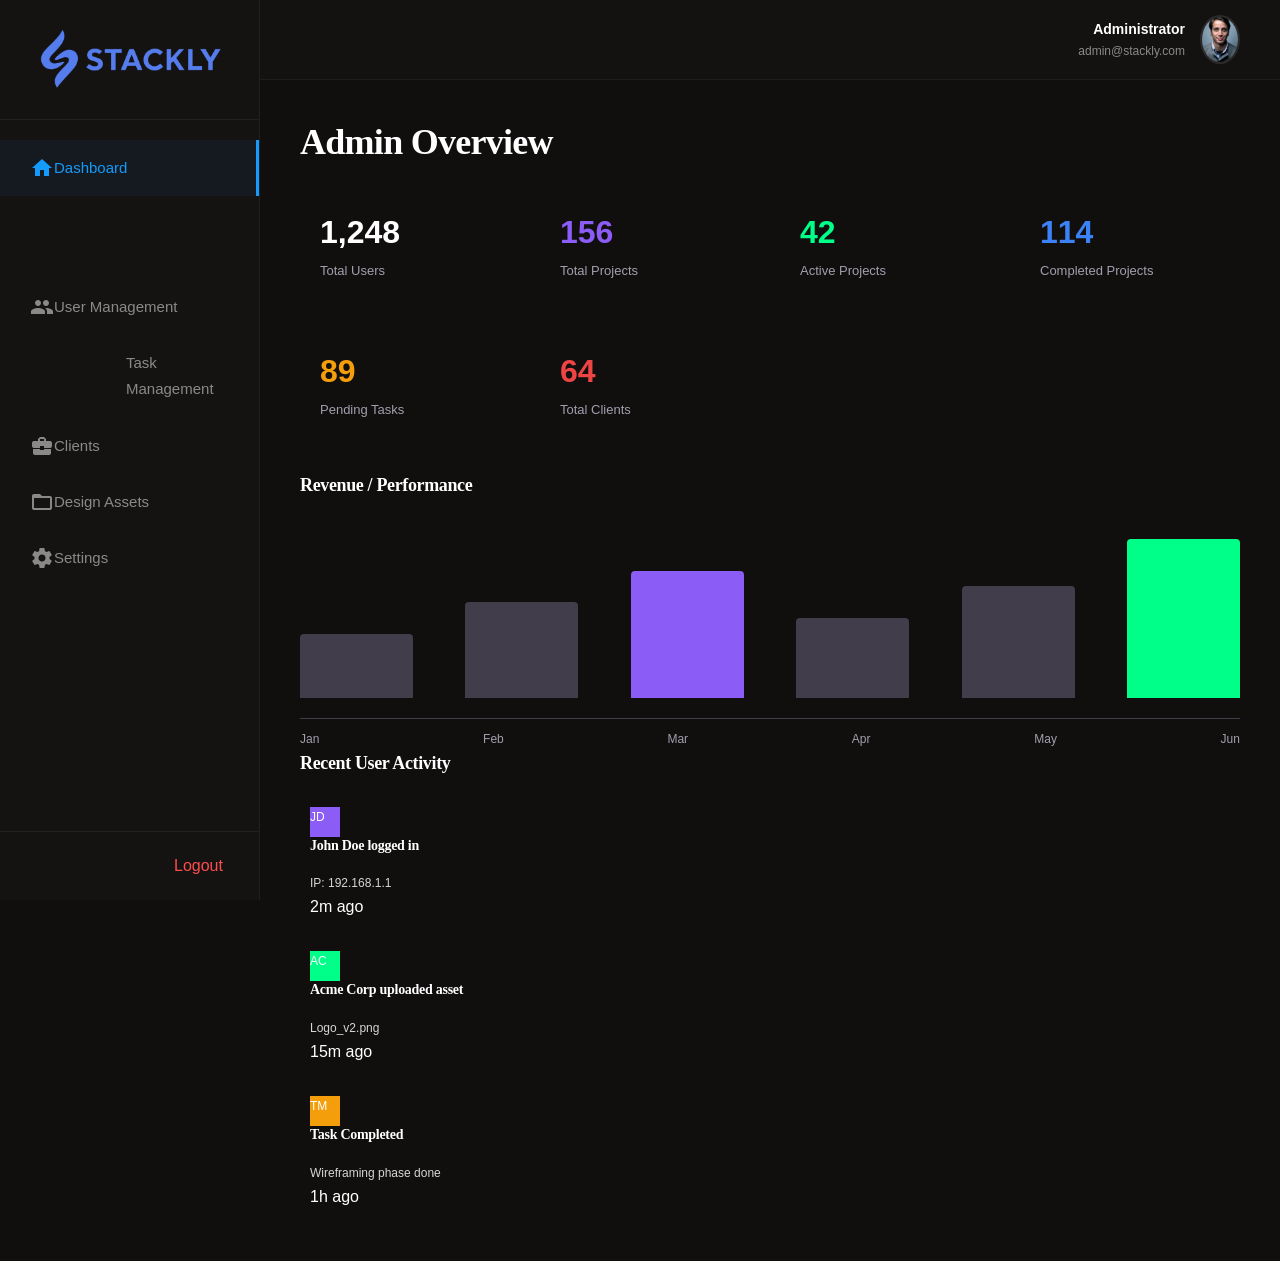
<file: admin-dashboard.html>
<!DOCTYPE html>
<html lang="en">
<head>
    <meta charset="UTF-8">
    <meta http-equiv="X-UA-Compatible" content="IE=edge">
    <meta name="viewport" content="width=device-width, initial-scale=1.0">
    <title>Admin Dashboard | Stackly</title>
    
    
    <link rel="stylesheet" href="css/style.css">
    
    <style>
        /* Custom Sidebar Layout matching reference */
        body { margin: 0; background-color: var(--color-background, #110f0e); color: #fff; font-family: 'Inter', sans-serif; overflow-x: hidden; }
        .dashboard-layout { display: flex; min-height: 100vh; }
        
        /* Sidebar */
        .sidebar { width: 260px; background: rgba(255,255,255,0.02); border-right: 1px solid rgba(255,255,255,0.05); display: flex; flex-direction: column; position: fixed; height: 100vh; left: 0; top: 0; z-index: 100; }
        .sidebar-logo { padding: 30px; border-bottom: 1px solid rgba(255,255,255,0.05); }
        .sidebar-logo img { max-width: 150px; }
        .sidebar-menu { padding: 20px 0; flex: 1; overflow-y: auto; }
        .sidebar-menu a { display: flex; align-items: center; padding: 15px 30px; color: rgba(255,255,255,0.5); text-decoration: none; font-weight: 500; transition: 0.3s; font-size: 15px; }
        .sidebar-menu a i, .sidebar-menu a i { margin-right: 15px; width: 20px; font-size: 18px; text-align: center; }
        .sidebar-menu a:hover, .sidebar-menu a.active { color: var(--color-primary, #0099ff); background: rgba(0, 153, 255, 0.05); border-right: 3px solid var(--color-primary, #0099ff); }
        .sidebar-footer { padding: 20px 30px; border-top: 1px solid rgba(255,255,255,0.05); }
        .sidebar-footer a { color: #ff4d4d; display: flex; align-items: center; text-decoration: none; font-weight: 500; transition: 0.3s; }
        .sidebar-footer a:hover { opacity: 0.8; }
        .sidebar-footer a i, .sidebar-footer a i { margin-right: 15px; }
        
        /* Main Content */
        .main-content { flex: 1; margin-left: 260px; width: calc(100% - 260px); padding: 0; display: flex; flex-direction: column; }
        .top-header { height: 80px; display: flex; align-items: center; justify-content: space-between; padding: 0 40px; border-bottom: 1px solid rgba(255,255,255,0.05); background: rgba(255,255,255,0.01); }
        .search-bar { position: relative; width: 400px; }
        .search-bar input { width: 100%; background: rgba(255,255,255,0.03); border: 1px solid rgba(255,255,255,0.08); padding: 12px 20px 12px 45px; border-radius: 30px; color: #fff; outline: none; transition: 0.3s; }
        .search-bar input:focus { border-color: var(--color-primary, #0099ff); }
        .search-bar i { position: absolute; left: 20px; top: 50%; transform: translateY(-50%); color: rgba(255,255,255,0.4); }
        .user-profile { display: flex; align-items: center; gap: 15px; max-width: calc(100vw - 100px); overflow: hidden; }
        .user-profile .info { display: flex; flex-direction: column; text-align: right; min-width: 0; }
        .user-profile .info .name { font-weight: 600; font-size: 14px; white-space: nowrap; overflow: hidden; text-overflow: ellipsis; }
        .user-profile .info .email { font-size: 12px; color: rgba(255,255,255,0.5); white-space: nowrap; overflow: hidden; text-overflow: ellipsis; }
        .user-profile img { width: 40px; height: 40px; border-radius: 50%; object-fit: cover; border: 2px solid rgba(255,255,255,0.1); flex-shrink: 0; }
        
        .dashboard-body { padding: 40px; max-width: 1400px; margin: 0 auto; width: 100%; box-sizing: border-box; }
        .welcome-banner { background: linear-gradient(90deg, rgba(0, 153, 255, 0.08) 0%, rgba(255,255,255,0.02) 100%); border-radius: 15px; padding: 35px 40px; margin-bottom: 40px; border: 1px solid rgba(0, 153, 255, 0.15); }
        .welcome-banner h2 { margin: 0 0 10px 0; font-size: 28px; font-weight: 700; }
        .welcome-banner p { margin: 0; color: rgba(255,255,255,0.7); font-size: 15px; }
        
        .section-title { font-size: 16px; font-weight: 600; margin-bottom: 20px; color: rgba(255,255,255,0.9); display: flex; align-items: center; gap: 10px; }
        
        /* Grid 1: Overview */
        .grid-3 { display: grid; grid-template-columns: repeat(3, 1fr); gap: 25px; margin-bottom: 45px; }
        .card { background: rgba(255,255,255,0.02); border: 1px solid rgba(255,255,255,0.05); border-radius: 15px; padding: 25px; display: flex; align-items: center; gap: 20px; transition: 0.3s; }
        .card:hover { border-color: rgba(255,255,255,0.1); background: rgba(255,255,255,0.03); }
        .card-icon { width: 55px; height: 55px; border-radius: 12px; display: flex; align-items: center; justify-content: center; font-size: 24px; flex-shrink: 0; }
        .card-icon.blue { background: rgba(0, 153, 255, 0.1); color: #0099ff; }
        .card-icon.purple { background: rgba(153, 0, 255, 0.1); color: #9900ff; }
        .card-icon.green { background: rgba(0, 255, 136, 0.1); color: #00ff88; }
        .card-info { display: flex; flex-direction: column; }
        .card-value { font-size: 26px; font-weight: 700; margin-bottom: 5px; line-height: 1; }
        .card-label { font-size: 13px; color: rgba(255,255,255,0.5); text-transform: uppercase; letter-spacing: 0.5px; }
        
        /* Grid 2: Actions */
        .action-card { background: rgba(255,255,255,0.02); border: 1px solid rgba(255,255,255,0.05); border-radius: 15px; padding: 25px; text-align: center; cursor: pointer; transition: 0.3s; display: flex; flex-direction: column; align-items: center; justify-content: center; }
        .action-card:hover { border-color: var(--color-primary, #0099ff); background: rgba(0, 153, 255, 0.05); transform: translateY(-3px); }
        .action-card i { font-size: 24px; color: var(--color-primary, #0099ff); margin-bottom: 12px; }
        .action-card span { font-weight: 500; font-size: 15px; }

        /* Grid 3: Panels */
        .layout-2col { display: grid; grid-template-columns: 1fr 1fr; gap: 30px; margin-bottom: 45px; }
        .panel { background: rgba(255,255,255,0.02); border: 1px solid rgba(255,255,255,0.05); border-radius: 15px; padding: 30px; }
        
        /* Progress Bars */
        .progress-item { margin-bottom: 25px; }
        .progress-item:last-child { margin-bottom: 0; }
        .progress-header { display: flex; justify-content: space-between; margin-bottom: 12px; font-size: 14px; font-weight: 500; }
        .progress-header i { margin-right: 8px; }
        .progress-bar-bg { height: 6px; background: rgba(255,255,255,0.05); border-radius: 4px; overflow: hidden; }
        .progress-bar-fill { height: 100%; border-radius: 4px; }
        
        /* List Items */
        .list-item { display: flex; justify-content: space-between; align-items: center; padding: 18px 0; border-bottom: 1px solid rgba(255,255,255,0.05); }
        .list-item:last-child { border-bottom: none; padding-bottom: 0; }
        .list-item:first-child { padding-top: 0; }
        .list-item .title { font-weight: 600; font-size: 15px; margin-bottom: 4px; }
        .list-item .subtitle { font-size: 13px; color: rgba(255,255,255,0.5); }
        .list-item .value { font-weight: 600; text-align: right; font-size: 15px; margin-bottom: 4px; }
        .list-item .trend { font-size: 13px; text-align: right; }
        .trend.up { color: #00ff88; }
        .trend.down { color: #ff4d4d; }
        
        /* Activity List */
        .activity-item { display: flex; gap: 20px; padding: 20px 0; border-bottom: 1px solid rgba(255,255,255,0.05); }
        .activity-item:last-child { border-bottom: none; }
        .activity-icon { width: 40px; height: 40px; border-radius: 50%; background: rgba(255,255,255,0.05); display: flex; align-items: center; justify-content: center; flex-shrink: 0; font-size: 14px; }
        .activity-content p { margin: 0 0 6px 0; font-size: 15px; line-height: 1.5; color: rgba(255,255,255,0.9); }
        .activity-content strong { color: #fff; }
        .activity-content .time { font-size: 12px; color: rgba(255,255,255,0.4); }
        
        /* Settings */
        .settings-grid { display: grid; grid-template-columns: repeat(auto-fill, minmax(min(100%, 350px), 1fr)); gap: 20px; }
        .settings-card { background: #2d2932; border: 1px solid #423d4a; border-radius: 15px; padding: 25px; }
        .settings-card h3 { color: #fff; font-size: 18px; margin-top: 0; margin-bottom: 20px; border-bottom: 1px solid rgba(255,255,255,0.05); padding-bottom: 10px; }
        .setting-item { display: flex; justify-content: space-between; align-items: center; margin-bottom: 15px; gap: 10px; flex-wrap: wrap; }
        .setting-info h4 { color: #fff; font-size: 15px; margin: 0 0 3px; }
        .setting-info p { color: #a19fad; font-size: 12px; margin: 0; }
        .toggle-switch { position: relative; width: 44px; height: 24px; }
        .toggle-switch input { opacity: 0; width: 0; height: 0; }
        .toggle-slider { position: absolute; cursor: pointer; top: 0; left: 0; right: 0; bottom: 0; background-color: #24202a; border: 1px solid #423d4a; transition: .4s; border-radius: 34px; }
        .toggle-slider:before { position: absolute; content: ""; height: 16px; width: 16px; left: 3px; bottom: 3px; background-color: #a19fad; transition: .4s; border-radius: 50%; }
        .toggle-switch input:checked + .toggle-slider { background-color: #8b5cf6; border-color: #8b5cf6; }
        .toggle-switch input:checked + .toggle-slider:before { background-color: white; transform: translateX(20px); }
        .settings-input { width: 100%; background: #24202a; border: 1px solid #423d4a; padding: 10px 15px; border-radius: 8px; color: #fff; margin-bottom: 15px; font-family: inherit; }

        @media (max-width: 992px) {
            .sidebar { width: 80px; }
            .sidebar-logo img { max-width: 40px; }
            .sidebar-menu a { padding: 15px; justify-content: center; font-size: 0; }
            .sidebar-menu a span:not(.material-icons) { display: none; }
            .sidebar-menu a .material-icons { font-size: 24px; margin: 0; }
            .main-content { margin-left: 80px; width: calc(100% - 80px); }
            .grid-3 { grid-template-columns: repeat(2, 1fr); }
            .layout-2col { grid-template-columns: 1fr; }
            .top-header { padding: 0 20px; }
            .search-bar { width: 250px; }
        }
        @media (max-width: 768px) {
            .sidebar { transform: translateX(-100%); transition: transform 0.3s ease; width: 260px; z-index: 1000; background: var(--color-background, #110f0e); }
            .sidebar.active { transform: translateX(0); }
            .sidebar-logo img { max-width: 150px; }
            .sidebar-menu a { padding: 15px 30px; justify-content: flex-start; font-size: 15px; }
            .sidebar-menu a span:not(.material-icons) { display: inline; }
            .sidebar-menu a .material-icons { font-size: 18px; margin-right: 15px; }
            .mobile-menu-btn { display: block !important; }
            .main-content { margin-left: 0; width: 100%; }
            .grid-3 { grid-template-columns: 1fr; }
            .top-header { flex-direction: row; height: 80px; padding: 0 20px; gap: 15px; }
            .search-bar { display: none; }
            .dashboard-body { padding: 20px; }
            .welcome-banner { padding: 20px; }
            .profile-grid { grid-template-columns: 1fr !important; }
            .responsive-table, .responsive-table thead, .responsive-table tbody, .responsive-table th, .responsive-table td, .responsive-table tr { display: block; width: 100%; box-sizing: border-box; }
            .responsive-table thead { display: none; }
            .responsive-table tr { margin-bottom: 20px; background: #24202a; border-radius: 10px; padding: 10px; border: 1px solid #423d4a; }
            .responsive-table td { display: flex; justify-content: space-between; align-items: center; text-align: right !important; padding: 10px !important; border-bottom: 1px solid rgba(255,255,255,0.05); font-size: 14px; gap: 10px; }
            .responsive-table td:last-child { border-bottom: none; }
            .responsive-table td::before { content: attr(data-label); font-weight: 600; color: #a19fad; text-transform: uppercase; font-size: 11px; text-align: left; }
        }
    </style>

    <link href="https://fonts.googleapis.com/icon?family=Material+Icons" rel="stylesheet">
</head>
<body>
    <!-- Stackly Preloader -->


<div class="dashboard-layout">
    <!-- Sidebar -->
    <div class="sidebar">
        <div class="sidebar-logo">
            <a href="index.html">
                <img src="assets/images/logo_0006.webp" alt="Logo">
            </a>
        </div>
                                <div class="sidebar-menu">
            <a href="#" class="active" data-target="dashboard-view"><span class="material-icons">home</span> Dashboard</a>
            <a href="#" data-target="projects-mgmt-view"><span class="material-icons">account_tree</span> Projects Management</a>
            <a href="#" data-target="user-mgmt-view"><span class="material-icons">people</span> User Management</a>
            <a href="#" data-target="task-mgmt-view"><span class="material-icons">task</span> Task Management</a>
            <a href="#" data-target="clients-view"><span class="material-icons">business_center</span> Clients</a>
            <a href="#" data-target="design-assets-view"><span class="material-icons">folder_open</span> Design Assets</a>
            <a href="#" data-target="settings-view"><span class="material-icons">settings</span> Settings</a>
        </div>
        <div class="sidebar-footer">
            <a href="login.html"><span class="material-icons">logout</span> Logout</a>
        </div>
    </div>

    <!-- Main Content -->
    <div class="main-content">
        <!-- Top Header -->
        <div class="top-header">
            <div class="header-left" style="display: flex; align-items: center; gap: 15px;">
                <button class="mobile-menu-btn" style="background: none; border: none; color: #fff; cursor: pointer; display: none;"><span class="material-icons">menu</span></button>
            </div>
            <div class="user-profile">
                <div class="info">
                    <span class="name">Administrator</span>
                    <span class="email">admin@stackly.com</span>
                </div>
                <img src="assets/images/avatar.webp" alt="Profile">
            </div>
        </div>

        <!-- Dashboard Body -->
        <div class="dashboard-body"><!-- Dashboard View (Home) -->
<div id="dashboard-view" class="menu-view" style="display: block;">
    <div class="view-header">
        <h2>Admin Overview</h2>
        
    </div>
    <div style="display: grid; grid-template-columns: repeat(auto-fill, minmax(min(100%, 200px), 1fr)); gap: 20px; margin-bottom: 30px;">
        <div class="asset-card" style="padding: 20px;"><div style="font-size: 32px; color: #fff; font-weight: 700;">1,248</div><div style="color: #a19fad; font-size: 13px;">Total Users</div></div>
        <div class="asset-card" style="padding: 20px;"><div style="font-size: 32px; color: #8b5cf6; font-weight: 700;">156</div><div style="color: #a19fad; font-size: 13px;">Total Projects</div></div>
        <div class="asset-card" style="padding: 20px;"><div style="font-size: 32px; color: #00ff88; font-weight: 700;">42</div><div style="color: #a19fad; font-size: 13px;">Active Projects</div></div>
        <div class="asset-card" style="padding: 20px;"><div style="font-size: 32px; color: #3b82f6; font-weight: 700;">114</div><div style="color: #a19fad; font-size: 13px;">Completed Projects</div></div>
        <div class="asset-card" style="padding: 20px;"><div style="font-size: 32px; color: #f59e0b; font-weight: 700;">89</div><div style="color: #a19fad; font-size: 13px;">Pending Tasks</div></div>
        <div class="asset-card" style="padding: 20px;"><div style="font-size: 32px; color: #ef4444; font-weight: 700;">64</div><div style="color: #a19fad; font-size: 13px;">Total Clients</div></div>
    </div>
    
    <div class="profile-grid">
        <div class="profile-card">
            <h3 style="color: #fff; margin-bottom: 20px; font-size: 18px;">Revenue / Performance</h3>
            <div style="height: 200px; display: flex; align-items: flex-end; justify-content: space-between; padding: 20px 0; border-bottom: 1px solid #423d4a;">
                <div style="width: 12%; background: #423d4a; height: 40%; border-radius: 4px 4px 0 0;"></div>
                <div style="width: 12%; background: #423d4a; height: 60%; border-radius: 4px 4px 0 0;"></div>
                <div style="width: 12%; background: #8b5cf6; height: 80%; border-radius: 4px 4px 0 0;"></div>
                <div style="width: 12%; background: #423d4a; height: 50%; border-radius: 4px 4px 0 0;"></div>
                <div style="width: 12%; background: #423d4a; height: 70%; border-radius: 4px 4px 0 0;"></div>
                <div style="width: 12%; background: #00ff88; height: 100%; border-radius: 4px 4px 0 0;"></div>
            </div>
            <div style="display: flex; justify-content: space-between; margin-top: 10px; color: #a19fad; font-size: 12px;">
                <span>Jan</span><span>Feb</span><span>Mar</span><span>Apr</span><span>May</span><span>Jun</span>
            </div>
        </div>
        <div class="profile-card">
            <h3 style="color: #fff; margin-bottom: 20px; font-size: 18px;">Recent User Activity</h3>
            <div class="message-item" style="padding: 10px; margin-bottom: 10px;">
                <div class="msg-avatar" style="width: 30px; height: 30px; font-size: 12px; background: #8b5cf6;">JD</div>
                <div class="msg-content"><h4 style="font-size: 14px;">John Doe logged in</h4><p style="font-size: 12px;">IP: 192.168.1.1</p></div>
                <div class="msg-time">2m ago</div>
            </div>
            <div class="message-item" style="padding: 10px; margin-bottom: 10px;">
                <div class="msg-avatar" style="width: 30px; height: 30px; font-size: 12px; background: #00ff88;">AC</div>
                <div class="msg-content"><h4 style="font-size: 14px;">Acme Corp uploaded asset</h4><p style="font-size: 12px;">Logo_v2.png</p></div>
                <div class="msg-time">15m ago</div>
            </div>
            <div class="message-item" style="padding: 10px;">
                <div class="msg-avatar" style="width: 30px; height: 30px; font-size: 12px; background: #f59e0b;">TM</div>
                <div class="msg-content"><h4 style="font-size: 14px;">Task Completed</h4><p style="font-size: 12px;">Wireframing phase done</p></div>
                <div class="msg-time">1h ago</div>
            </div>
        </div>
    </div>
</div>

<!-- Projects Management View -->
<div id="projects-mgmt-view" class="menu-view" style="display: none;">
    <div class="view-header">
        <h2>Projects Management</h2>
        
    </div>
    
    <!-- Section 1: Overview -->
    <h3 style="color: #fff; margin-bottom: 15px; font-size: 18px; border-bottom: 1px solid #423d4a; padding-bottom: 10px;">1. Projects Overview</h3>
    <div style="display: grid; grid-template-columns: repeat(auto-fit, minmax(min(100%, 200px), 1fr)); gap: 20px; margin-bottom: 40px;">
        <div class="asset-card" style="padding: 20px; text-align: left; display: flex; align-items: center; gap: 15px;">
            <div style="width: 50px; height: 50px; background: rgba(0, 255, 136, 0.1); color: #00ff88; border-radius: 12px; display: flex; align-items: center; justify-content: center;"><span class="material-icons">check_circle</span></div>
            <div><div style="font-size: 24px; color: #fff; font-weight: 700;">114</div><div style="color: #a19fad; font-size: 13px;">Completed</div></div>
        </div>
        <div class="asset-card" style="padding: 20px; text-align: left; display: flex; align-items: center; gap: 15px;">
            <div style="width: 50px; height: 50px; background: rgba(139, 92, 246, 0.1); color: #8b5cf6; border-radius: 12px; display: flex; align-items: center; justify-content: center;"><span class="material-icons">loop</span></div>
            <div><div style="font-size: 24px; color: #fff; font-weight: 700;">42</div><div style="color: #a19fad; font-size: 13px;">In Progress</div></div>
        </div>
        <div class="asset-card" style="padding: 20px; text-align: left; display: flex; align-items: center; gap: 15px;">
            <div style="width: 50px; height: 50px; background: rgba(239, 68, 68, 0.1); color: #ef4444; border-radius: 12px; display: flex; align-items: center; justify-content: center;"><span class="material-icons">warning</span></div>
            <div><div style="font-size: 24px; color: #fff; font-weight: 700;">7</div><div style="color: #a19fad; font-size: 13px;">Delayed</div></div>
        </div>
    </div>

    <!-- Section 2: Directory -->
    <h3 style="color: #fff; margin-bottom: 15px; font-size: 18px; border-bottom: 1px solid #423d4a; padding-bottom: 10px;">2. Active Project Directory</h3>
    <div style="background: #2d2932; border: 1px solid #423d4a; border-radius: 15px; overflow-x: auto; padding: 20px; margin-bottom: 40px;">
        <table class="responsive-table" style="width: 100%; color: #fff; text-align: left; border-collapse: collapse;">
            <thead><tr style="border-bottom: 1px solid #423d4a; color: #a19fad;"><th style="padding: 15px 10px;">Project Name</th><th style="padding: 15px 10px;">Client</th><th style="padding: 15px 10px;">Status</th><th style="padding: 15px 10px;">Progress</th><th style="padding: 15px 10px;">Actions</th></tr></thead>
            <tbody>
                <tr style="border-bottom: 1px solid rgba(255,255,255,0.05);">
                    <td data-label="Project Name" style="padding: 15px 10px; font-weight: 600;">E-Commerce Redesign</td>
                    <td data-label="Client" style="padding: 15px 10px;">Stackly Corp</td>
                    <td data-label="Status" style="padding: 15px 10px;"><span class="badge badge-purple">In Progress</span></td>
                    <td data-label="Progress" style="padding: 15px 10px;">75%</td>
                    <td data-label="Actions" style="padding: 15px 10px;"><button class="tmp-btn-sm tmp-btn-outline" style="padding: 5px 10px;" onclick="window.location.href='404.html';">Edit</button> <button class="tmp-btn-sm tmp-btn-outline" style="padding: 5px 10px; color: #ef4444; border-color: rgba(239, 68, 68, 0.3);" onclick="window.location.href='404.html';">Delete</button></td>
                </tr>
                <tr style="border-bottom: 1px solid rgba(255,255,255,0.05);">
                    <td data-label="Project Name" style="padding: 15px 10px; font-weight: 600;">Corporate Identity</td>
                    <td data-label="Client" style="padding: 15px 10px;">Nexus Dynamics</td>
                    <td data-label="Status" style="padding: 15px 10px;"><span class="badge badge-green">Completed</span></td>
                    <td data-label="Progress" style="padding: 15px 10px;">100%</td>
                    <td data-label="Actions" style="padding: 15px 10px;"><button class="tmp-btn-sm tmp-btn-outline" style="padding: 5px 10px;" onclick="window.location.href='404.html';">Edit</button> <button class="tmp-btn-sm tmp-btn-outline" style="padding: 5px 10px; color: #ef4444; border-color: rgba(239, 68, 68, 0.3);" onclick="window.location.href='404.html';">Delete</button></td>
                </tr>
                <tr>
                    <td data-label="Project Name" style="padding: 15px 10px; font-weight: 600;">Mobile App UI</td>
                    <td data-label="Client" style="padding: 15px 10px;">FitLife Inc</td>
                    <td data-label="Status" style="padding: 15px 10px;"><span class="badge badge-red">Delayed</span></td>
                    <td data-label="Progress" style="padding: 15px 10px;">30%</td>
                    <td data-label="Actions" style="padding: 15px 10px;"><button class="tmp-btn-sm tmp-btn-outline" style="padding: 5px 10px;" onclick="window.location.href='404.html';">Edit</button> <button class="tmp-btn-sm tmp-btn-outline" style="padding: 5px 10px; color: #ef4444; border-color: rgba(239, 68, 68, 0.3);" onclick="window.location.href='404.html';">Delete</button></td>
                </tr>
            </tbody>
        </table>
    </div>

    <!-- Section 3: Recent Activity -->
    <h3 style="color: #fff; margin-bottom: 15px; font-size: 18px; border-bottom: 1px solid #423d4a; padding-bottom: 10px;">3. Recent Project Activity</h3>
    <div style="background: #2d2932; border: 1px solid #423d4a; border-radius: 15px; padding: 25px;">
        <div class="message-item" style="padding: 10px; margin-bottom: 10px; border-left: 3px solid #00ff88; border-radius: 0;">
            <div class="msg-content"><h4 style="font-size: 15px; color: #fff;">Phase 1 Approved</h4><p style="font-size: 13px; color: #a19fad;">Stackly Corp approved the wireframes for the E-Commerce Redesign.</p></div>
            <div class="msg-time">2 hours ago</div>
        </div>
        <div class="message-item" style="padding: 10px; margin-bottom: 10px; border-left: 3px solid #8b5cf6; border-radius: 0;">
            <div class="msg-content"><h4 style="font-size: 15px; color: #fff;">New Assets Uploaded</h4><p style="font-size: 13px; color: #a19fad;">John Doe added 4 new Figma files to Corporate Identity.</p></div>
            <div class="msg-time">Yesterday</div>
        </div>
        <div class="message-item" style="padding: 10px; border-left: 3px solid #ef4444; border-radius: 0;">
            <div class="msg-content"><h4 style="font-size: 15px; color: #fff;">Deadline Extended</h4><p style="font-size: 13px; color: #a19fad;">Mobile App UI deadline shifted by 2 weeks due to client feedback.</p></div>
            <div class="msg-time">Oct 25</div>
        </div>
    </div>
</div>
<!-- User Management View -->
<div id="user-mgmt-view" class="menu-view" style="display: none;">
    <div class="view-header"><h2>User Management</h2></div>
    
    <!-- Section 1 -->
    <h3 style="color: #fff; margin-bottom: 15px; font-size: 18px; border-bottom: 1px solid #423d4a; padding-bottom: 10px;">1. User Statistics</h3>
    <div style="display: grid; grid-template-columns: repeat(auto-fit, minmax(min(100%, 200px), 1fr)); gap: 20px; margin-bottom: 40px;">
        <div class="asset-card" style="padding: 20px; display: flex; align-items: center; gap: 15px;"><div style="width: 50px; height: 50px; background: rgba(139, 92, 246, 0.1); color: #8b5cf6; border-radius: 12px; display: flex; align-items: center; justify-content: center;"><span class="material-icons">people</span></div><div><div style="font-size: 24px; color: #fff; font-weight: 700;">1,248</div><div style="color: #a19fad; font-size: 13px;">Total Users</div></div></div>
        <div class="asset-card" style="padding: 20px; display: flex; align-items: center; gap: 15px;"><div style="width: 50px; height: 50px; background: rgba(0, 255, 136, 0.1); color: #00ff88; border-radius: 12px; display: flex; align-items: center; justify-content: center;"><span class="material-icons">verified_user</span></div><div><div style="font-size: 24px; color: #fff; font-weight: 700;">1,180</div><div style="color: #a19fad; font-size: 13px;">Active Users</div></div></div>
        <div class="asset-card" style="padding: 20px; display: flex; align-items: center; gap: 15px;"><div style="width: 50px; height: 50px; background: rgba(239, 68, 68, 0.1); color: #ef4444; border-radius: 12px; display: flex; align-items: center; justify-content: center;"><span class="material-icons">block</span></div><div><div style="font-size: 24px; color: #fff; font-weight: 700;">68</div><div style="color: #a19fad; font-size: 13px;">Suspended</div></div></div>
    </div>

    <!-- Section 2 -->
    <h3 style="color: #fff; margin-bottom: 15px; font-size: 18px; border-bottom: 1px solid #423d4a; padding-bottom: 10px;">2. Active Users Directory</h3>
    <div style="background: #2d2932; border: 1px solid #423d4a; border-radius: 15px; overflow-x: auto; padding: 20px; margin-bottom: 40px;">
        <table class="responsive-table" style="width: 100%; color: #fff; text-align: left; border-collapse: collapse;">
            <thead><tr style="border-bottom: 1px solid #423d4a; color: #a19fad;"><th style="padding: 15px 10px;">User</th><th style="padding: 15px 10px;">Email</th><th style="padding: 15px 10px;">Role</th><th style="padding: 15px 10px;">Status</th><th style="padding: 15px 10px;">Actions</th></tr></thead>
            <tbody>
                <tr style="border-bottom: 1px solid rgba(255,255,255,0.05);">
                    <td data-label="User" style="padding: 15px 10px; display: flex; align-items: center; gap: 10px;"><div style="width:30px;height:30px;background:#8b5cf6;border-radius:50%;text-align:center;line-height:30px;font-size:12px;">JD</div> John Doe</td>
                    <td data-label="Email" style="padding: 15px 10px;">john@example.com</td><td data-label="Role" style="padding: 15px 10px;">Editor</td><td data-label="Status" style="padding: 15px 10px;"><span class="badge badge-green">Active</span></td>
                    <td data-label="Actions" style="padding: 15px 10px;"><button class="tmp-btn-sm tmp-btn-outline" style="padding: 5px 10px;" onclick="window.location.href='404.html';">Edit</button></td>
                </tr>
                <tr>
                    <td data-label="User" style="padding: 15px 10px; display: flex; align-items: center; gap: 10px;"><div style="width:30px;height:30px;background:#ef4444;border-radius:50%;text-align:center;line-height:30px;font-size:12px;">AS</div> Alex Smith</td>
                    <td data-label="Email" style="padding: 15px 10px;">alex@example.com</td><td data-label="Role" style="padding: 15px 10px;">Viewer</td><td data-label="Status" style="padding: 15px 10px;"><span class="badge badge-red">Suspended</span></td>
                    <td data-label="Actions" style="padding: 15px 10px;"><button class="tmp-btn-sm tmp-btn-outline" style="padding: 5px 10px;" onclick="window.location.href='404.html';">Edit</button></td>
                </tr>
            </tbody>
        </table>
    </div>

    <!-- Section 3 -->
    <h3 style="color: #fff; margin-bottom: 15px; font-size: 18px; border-bottom: 1px solid #423d4a; padding-bottom: 10px;">3. Recent Registrations</h3>
    <div style="background: #2d2932; border: 1px solid #423d4a; border-radius: 15px; padding: 25px;">
        <div class="message-item" style="padding: 10px; border-left: 3px solid #8b5cf6; border-radius: 0;">
            <div class="msg-content"><h4 style="font-size: 15px; color: #fff;">New Account Created</h4><p style="font-size: 13px; color: #a19fad;">Jane Cooper registered via Google Auth.</p></div>
            <div class="msg-time">5 mins ago</div>
        </div>
    </div>
</div>

<!-- Task Management View -->
<div id="task-mgmt-view" class="menu-view" style="display: none;">
    <div class="view-header"><h2>Task Management</h2></div>
    <!-- Section 1 -->
    <h3 style="color: #fff; margin-bottom: 15px; font-size: 18px; border-bottom: 1px solid #423d4a; padding-bottom: 10px;">1. Task Overview</h3>
    <div style="display: grid; grid-template-columns: repeat(auto-fit, minmax(min(100%, 150px), 1fr)); gap: 20px; margin-bottom: 40px;">
        <div class="asset-card" style="padding: 15px; text-align: center;"><div style="font-size: 24px; color: #fff; font-weight: 700;">45</div><div style="color: #a19fad; font-size: 13px;">To Do</div></div>
        <div class="asset-card" style="padding: 15px; text-align: center;"><div style="font-size: 24px; color: #8b5cf6; font-weight: 700;">18</div><div style="color: #a19fad; font-size: 13px;">In Progress</div></div>
        <div class="asset-card" style="padding: 15px; text-align: center;"><div style="font-size: 24px; color: #f59e0b; font-weight: 700;">12</div><div style="color: #a19fad; font-size: 13px;">In Review</div></div>
        <div class="asset-card" style="padding: 15px; text-align: center;"><div style="font-size: 24px; color: #00ff88; font-weight: 700;">142</div><div style="color: #a19fad; font-size: 13px;">Completed</div></div>
    </div>
    <!-- Section 2 -->
    <h3 style="color: #fff; margin-bottom: 15px; font-size: 18px; border-bottom: 1px solid #423d4a; padding-bottom: 10px;">2. Global Task Board</h3>
    <div style="background: #2d2932; border: 1px solid #423d4a; border-radius: 15px; padding: 25px; margin-bottom: 40px;">
        <div class="message-item" style="padding: 15px; margin-bottom: 10px; border: 1px solid #423d4a;">
            <div class="msg-content"><h4 style="font-size: 15px; color: #fff;">Design System Architecture</h4><p style="font-size: 13px; color: #a19fad;">Assigned to: Devyasowndappan1902</p></div>
            <div class="msg-time"><span class="badge badge-purple">In Progress</span></div>
        </div>
        <div class="message-item" style="padding: 15px; border: 1px solid #423d4a;">
            <div class="msg-content"><h4 style="font-size: 15px; color: #fff;">Database Migration</h4><p style="font-size: 13px; color: #a19fad;">Assigned to: Backend Team</p></div>
            <div class="msg-time"><span class="badge badge-blue">To Do</span></div>
        </div>
    </div>
    <!-- Section 3 -->
    <h3 style="color: #fff; margin-bottom: 15px; font-size: 18px; border-bottom: 1px solid #423d4a; padding-bottom: 10px;">3. Urgent / Blocked Tasks</h3>
    <div style="background: #2d2932; border: 1px solid #ef4444; border-radius: 15px; padding: 25px;">
        <div class="message-item" style="padding: 10px; border-left: 3px solid #ef4444; border-radius: 0;">
            <div class="msg-content"><h4 style="font-size: 15px; color: #fff;">Payment Gateway API down</h4><p style="font-size: 13px; color: #a19fad;">Blocked by 3rd party vendor.</p></div>
            <div class="msg-time"><span class="badge badge-red">Urgent</span></div>
        </div>
    </div>
</div>

<!-- Clients View -->
<div id="clients-view" class="menu-view" style="display: none;">
    <div class="view-header"><h2>Clients</h2></div>
    <!-- Section 1 -->
    <h3 style="color: #fff; margin-bottom: 15px; font-size: 18px; border-bottom: 1px solid #423d4a; padding-bottom: 10px;">1. Client Portfolio</h3>
    <div style="display: grid; grid-template-columns: repeat(auto-fit, minmax(min(100%, 200px), 1fr)); gap: 20px; margin-bottom: 40px;">
        <div class="asset-card" style="padding: 15px;"><div style="font-size: 24px; color: #fff; font-weight: 700;">64</div><div style="color: #a19fad; font-size: 13px;">Total Clients</div></div>
        <div class="asset-card" style="padding: 15px;"><div style="font-size: 24px; color: #00ff88; font-weight: 700;">42</div><div style="color: #a19fad; font-size: 13px;">Active Contracts</div></div>
        <div class="asset-card" style="padding: 15px;"><div style="font-size: 24px; color: #8b5cf6; font-weight: 700;">$1.2M</div><div style="color: #a19fad; font-size: 13px;">Total Value</div></div>
    </div>
    <!-- Section 2 -->
    <h3 style="color: #fff; margin-bottom: 15px; font-size: 18px; border-bottom: 1px solid #423d4a; padding-bottom: 10px;">2. Client Roster</h3>
    <div class="assets-grid" style="margin-bottom: 40px;">
        <div class="asset-card"><span class="material-icons asset-icon">business</span><h4>Stackly Corp</h4><p>2 Active Projects</p><button class="tmp-btn-sm tmp-btn-outline" style="width:100%" onclick="window.location.href='404.html';">View Details</button></div>
        <div class="asset-card"><span class="material-icons asset-icon">business</span><h4>Nexus Dynamics</h4><p>1 Completed Project</p><button class="tmp-btn-sm tmp-btn-outline" style="width:100%" onclick="window.location.href='404.html';">View Details</button></div>
        <div class="asset-card"><span class="material-icons asset-icon">business</span><h4>FitLife Inc</h4><p>3 Active Projects</p><button class="tmp-btn-sm tmp-btn-outline" style="width:100%" onclick="window.location.href='404.html';">View Details</button></div>
    </div>
    <!-- Section 3 -->
    <h3 style="color: #fff; margin-bottom: 15px; font-size: 18px; border-bottom: 1px solid #423d4a; padding-bottom: 10px;">3. Recent Feedback</h3>
    <div style="background: #2d2932; border: 1px solid #423d4a; border-radius: 15px; padding: 25px;">
        <div class="message-item" style="padding: 10px; border-left: 3px solid #00ff88; border-radius: 0;">
            <div class="msg-content"><h4 style="font-size: 15px; color: #fff;">Nexus Dynamics</h4><p style="font-size: 13px; color: #a19fad;">"Great work on the identity rollout! 5/5 stars."</p></div>
        </div>
    </div>
</div>

<!-- Design Assets View -->
<div id="design-assets-view" class="menu-view" style="display: none;">
    <div class="view-header"><h2>Manage Design Assets</h2></div>
    <!-- Section 1 -->
    <h3 style="color: #fff; margin-bottom: 15px; font-size: 18px; border-bottom: 1px solid #423d4a; padding-bottom: 10px;">1. Storage Overview</h3>
    <div style="display: grid; grid-template-columns: repeat(auto-fit, minmax(min(100%, 200px), 1fr)); gap: 20px; margin-bottom: 40px;">
        <div class="asset-card" style="padding: 15px;"><div style="font-size: 24px; color: #ef4444; font-weight: 700;">85%</div><div style="color: #a19fad; font-size: 13px;">Storage Used (850 GB)</div></div>
        <div class="asset-card" style="padding: 15px;"><div style="font-size: 24px; color: #00ff88; font-weight: 700;">150 GB</div><div style="color: #a19fad; font-size: 13px;">Free Space</div></div>
        <div class="asset-card" style="padding: 15px;"><div style="font-size: 24px; color: #fff; font-weight: 700;">2,403</div><div style="color: #a19fad; font-size: 13px;">Total Files</div></div>
    </div>
    <!-- Section 2 -->
    <h3 style="color: #fff; margin-bottom: 15px; font-size: 18px; border-bottom: 1px solid #423d4a; padding-bottom: 10px;">2. Asset Library</h3>
    <div class="assets-grid" style="margin-bottom: 40px;">
        <div class="asset-card"><span class="material-icons asset-icon">format_paint</span><h4>Figma UI Kit 2.0</h4><p>12 MB • Global</p></div>
        <div class="asset-card"><span class="material-icons asset-icon">image</span><h4>Hero Banners</h4><p>45 MB • 12 Files</p></div>
        <div class="asset-card"><span class="material-icons asset-icon">folder</span><h4>Brand Guidelines</h4><p>8 MB • PDF</p></div>
    </div>
    <!-- Section 3 -->
    <h3 style="color: #fff; margin-bottom: 15px; font-size: 18px; border-bottom: 1px solid #423d4a; padding-bottom: 10px;">3. Recent Uploads</h3>
    <div style="background: #2d2932; border: 1px solid #423d4a; border-radius: 15px; padding: 25px;">
        <div class="message-item" style="padding: 10px; border-left: 3px solid #8b5cf6; border-radius: 0;">
            <div class="msg-content"><h4 style="font-size: 15px; color: #fff;">Logo_Final_V2.svg</h4><p style="font-size: 13px; color: #a19fad;">Uploaded by Devyasowndappan1902</p></div>
        </div>
    </div>
</div>

<!-- Settings View -->
<div id="settings-view" class="menu-view" style="display: none;">
    <div class="view-header"><h2>System Settings</h2></div>
    <!-- Section 1 -->
    <h3 style="color: #fff; margin-bottom: 15px; font-size: 18px; border-bottom: 1px solid #423d4a; padding-bottom: 10px;">1. Global Security</h3>
    <div class="settings-grid" style="margin-bottom: 40px;">
        <div class="settings-card">
            <h3>Authentication</h3>
            <div class="setting-item"><div class="setting-info"><h4>Force 2FA</h4><p>Require all users to use 2FA</p></div><label class="toggle-switch"><input type="checkbox" checked><span class="toggle-slider"></span></label></div>
            <div class="setting-item"><div class="setting-info"><h4>Session Timeout</h4><p>Auto-logout after 30 mins</p></div><label class="toggle-switch"><input type="checkbox"><span class="toggle-slider"></span></label></div>
        </div>
    </div>
    <!-- Section 2 -->
    <h3 style="color: #fff; margin-bottom: 15px; font-size: 18px; border-bottom: 1px solid #423d4a; padding-bottom: 10px;">2. System Preferences</h3>
    <div class="settings-grid" style="margin-bottom: 40px;">
        <div class="settings-card">
            <h3>Notifications</h3>
            <div class="setting-item"><div class="setting-info"><h4>Email Alerts</h4><p>Send daily digest to admins</p></div><label class="toggle-switch"><input type="checkbox" checked><span class="toggle-slider"></span></label></div>
        </div>
    </div>
    <!-- Section 3 -->
    <h3 style="color: #fff; margin-bottom: 15px; font-size: 18px; border-bottom: 1px solid #423d4a; padding-bottom: 10px;">3. Admin Audit Log</h3>
    <div style="background: #2d2932; border: 1px solid #423d4a; border-radius: 15px; padding: 25px;">
        <div class="message-item" style="padding: 10px; border-left: 3px solid #8b5cf6; border-radius: 0;">
            <div class="msg-content"><h4 style="font-size: 15px; color: #fff;">Security Policy Updated</h4><p style="font-size: 13px; color: #a19fad;">Admin turned on Force 2FA.</p></div>
            <div class="msg-time">Oct 24</div>
        </div>
    </div>
</div>
            </div>
        </div>
    </div>
<script>
document.addEventListener('DOMContentLoaded', function() {
    const menuLinks = document.querySelectorAll('.sidebar-menu a');
    const views = document.querySelectorAll('.menu-view');
    menuLinks.forEach(link => {
        link.addEventListener('click', function(e) {
            if (this.getAttribute('href') === '#') {
                e.preventDefault();
                const targetId = this.getAttribute('data-target');
                if(!targetId) return;
                menuLinks.forEach(l => l.classList.remove('active'));
                this.classList.add('active');
                views.forEach(v => { v.style.display = 'none'; v.style.opacity = '0'; });
                const targetView = document.getElementById(targetId);
                if (targetView) {
                    targetView.style.display = 'block';
                    setTimeout(() => { targetView.style.opacity = '1'; }, 50);
                }
                if (window.innerWidth <= 991) {
                    document.querySelector('.dashboard-layout').classList.remove('sidebar-active');
                    document.querySelector('.sidebar').classList.remove('active');
                }
            }
        });
    });

    const mobileMenuBtn = document.querySelector('.mobile-menu-btn');
    if(mobileMenuBtn) {
        mobileMenuBtn.addEventListener('click', function() {
            document.querySelector('.sidebar').classList.toggle('active');
        });
    }
});
</script>
<style>
.menu-view { transition: opacity 0.3s ease; }
.placeholder-view { padding: 40px; text-align: center; background: rgba(255,255,255,0.02); border: 1px dashed rgba(255,255,255,0.1); border-radius: 20px; margin-top: 20px; }
.placeholder-view h2 { color: #fff; margin-bottom: 10px; }
.placeholder-view p { color: #a19fad; }
</style>
</div>
    </div>
</div>


<script>
document.addEventListener('DOMContentLoaded', function() {
    const savedEmail = localStorage.getItem('Stackly_login_email');
    if (savedEmail) {
        const emailElements = document.querySelectorAll('.user-profile .email, .profile-detail-item span');
        emailElements.forEach(el => {
            if(el.textContent.includes('@')) {
                el.textContent = savedEmail;
            }
        });
        
        // Optionally update the name based on email (everything before @)
        const nameElements = document.querySelectorAll('.user-profile .name');
        const namePart = savedEmail.split('@')[0];
        nameElements.forEach(el => {
            el.textContent = namePart.charAt(0).toUpperCase() + namePart.slice(1);
        });
    }
});
</script>
<script src="js/script.js"></script>
</body>
</html>
</file>
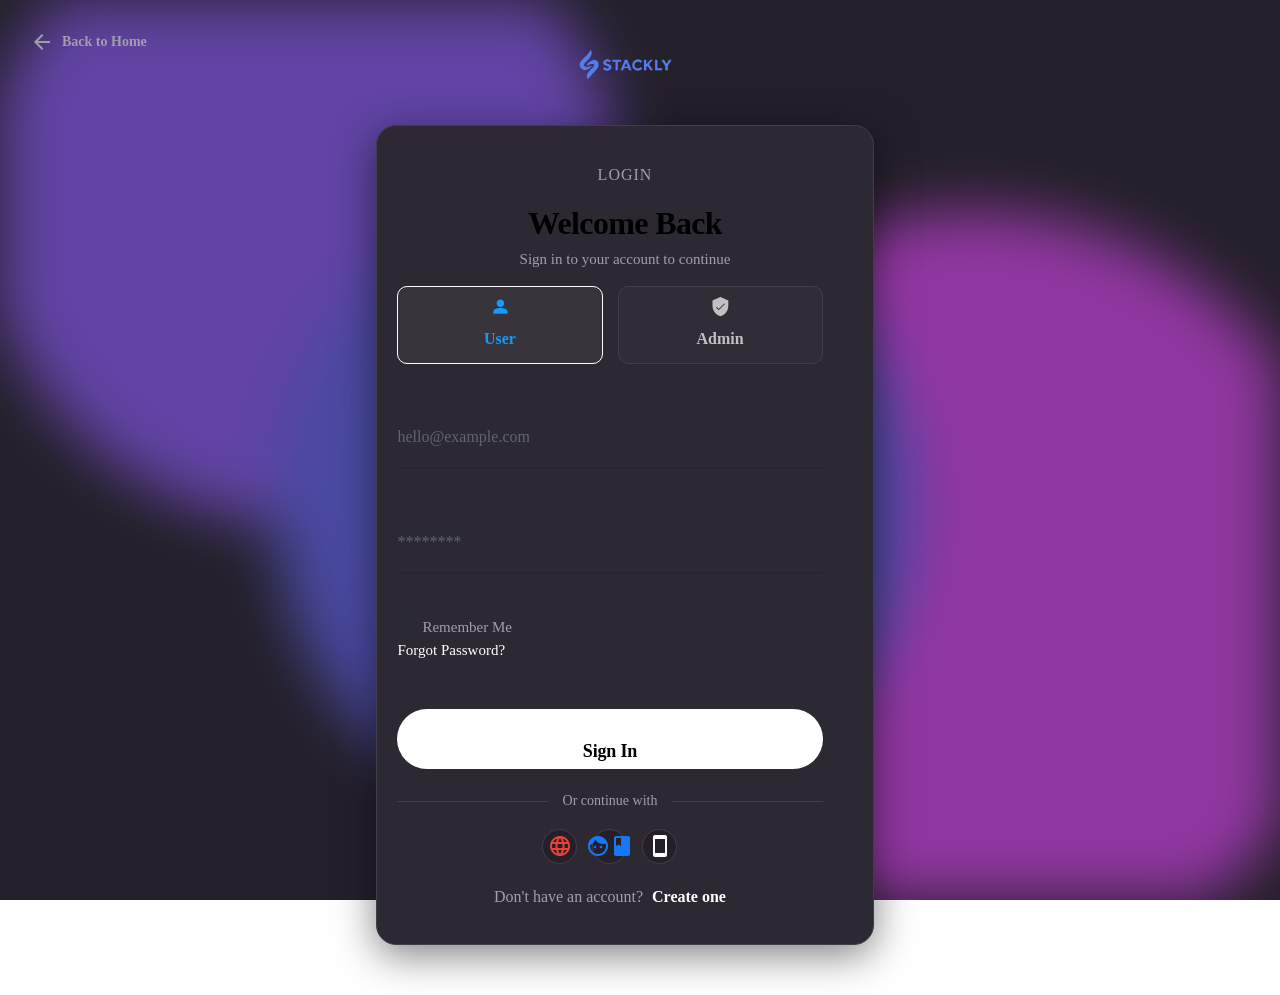
<file: login.html>
<!DOCTYPE html>
<html lang="en">

<head>
    <meta charset="UTF-8">
    <meta http-equiv="X-UA-Compatible" content="IE=edge">
    <meta name="viewport" content="width=device-width, initial-scale=1.0">
    <meta name="description" content="Stackly is a modern personal portfolio template for designers, developers, content writer, cleaner, programmer, fashion designer, model, Influencer and freelancers. Fully responsive, SEO-friendly, Bootstrap and easy to customize.">
    <link rel="shortcut icon" type="image/x-icon" href="assets/images/favicon.svg">
    <title>Login | Stackly - Personal Portfolio</title>
    <!-- Bootstrap min css -->
    <link rel="stylesheet" href="css/style.css">
    
    

    
    <link href="https://fonts.googleapis.com/icon?family=Material+Icons" rel="stylesheet">
</head>

<body style=" min-height: 100vh; display: flex; align-items: center; justify-content: center; margin: 0; padding: 50px 0; overflow-x: hidden;" class="tmp-white-version">
    <!-- Stackly Preloader -->

    <div class="bg-animation" style="position: fixed; top: 0; left: 0; width: 100%; height: 100vh; z-index: -1; overflow: hidden; background: #24202a;">
        <svg xmlns="http://www.w3.org/2000/svg" preserveAspectRatio="xMidYMid slice" viewBox="0 0 100 100" style="width: 100%; height: 100%; filter: blur(30px); opacity: 0.6;">
            <circle cx="20" cy="20" r="25" fill="#8b5cf6">
                <animate attributeName="cy" values="20; 80; 20" dur="12s" repeatCount="indefinite" />
                <animate attributeName="cx" values="20; 50; 20" dur="18s" repeatCount="indefinite" />
            </circle>
            <circle cx="80" cy="70" r="30" fill="#d946ef">
                <animate attributeName="cy" values="70; 10; 70" dur="15s" repeatCount="indefinite" />
                <animate attributeName="cx" values="80; 40; 80" dur="22s" repeatCount="indefinite" />
            </circle>
            <circle cx="50" cy="50" r="25" fill="#6366f1">
                <animate attributeName="cy" values="50; 90; 50" dur="19s" repeatCount="indefinite" />
                <animate attributeName="cx" values="50; 10; 50" dur="25s" repeatCount="indefinite" />
            </circle>
        </svg>
    </div>
        <a href="index.html" class="back-btn-mobile" style="position: absolute; top: 30px; left: 30px; color: #a19fad; text-decoration: none; display: flex; align-items: center; gap: 8px; font-weight: 600; font-size: 14px; transition: 0.3s; z-index: 10;" onmouseover="this.style.color='#fff'" onmouseout="this.style.color='#a19fad'">
        <span class="material-icons">arrow_back</span>
        Back to Home
    </a>
    <div class="container" style="position: relative;">
        <div class="row justify-content-center">
            <div class="col-lg-12 text-center mb--15 logo-mobile-margin">
                <a href="index.html">
                    <img src="assets/images/logo_0006.webp" alt="Logo" style="max-height: 30px; object-fit: contain;">
                </a>
            </div>
            <div class="col-lg-5">
                <div class="contact-inner   " style="background: #2d2932; padding: 35px 20px; border-radius: 20px; border: 1px solid #423d4a; box-shadow: 0 10px 40px rgba(0,0,0,0.5);">
                        <div class="section-head text-center mb--15">
                            <span class="subtitle" style="margin-bottom: 10px; display: inline-block; color: #a19fad;">Login</span>
                            <h3 class="title" style="font-size: 32px; font-weight: 700; color: #ffffff;">Welcome Back</h3>
                            <p style="color: #a19fad; font-size: 15px;">Sign in to your account to continue</p>
                        </div>
                        <div class="contact-form">
                            <form class="tmp-dynamic-form" id="login-form" action="#">
                                <div class="contact-form-wrapper row">
                                    <div class="col-lg-12">
                                        <div class="role-selection-wrapper" style="display: flex; gap: 15px; margin-bottom: 15px;">
                                            <label class="role-selection-card" style="flex: 1; cursor: pointer;">
                                                <input type="radio" name="role" value="user" checked style="display: none;">
                                                <div class="role-card-inner" style="border: 1px solid #423d4a; border-radius: 10px; padding: 10px; text-align: center; color: #a19fad; transition: 0.3s;">
                                                    <span class="material-icons" style="display: block; font-size: 20px; margin-bottom: 8px;">person</span>
                                                    <span>User</span>
                                                </div>
                                            </label>
                                            <label class="role-selection-card" style="flex: 1; cursor: pointer;">
                                                <input type="radio" name="role" value="admin" style="display: none;">
                                                <div class="role-card-inner" style="border: 1px solid #423d4a; border-radius: 10px; padding: 10px; text-align: center; color: #a19fad; transition: 0.3s;">
                                                    <span class="material-icons" style="display: block; font-size: 20px; margin-bottom: 8px;">verified_user</span>
                                                    <span>Admin</span>
                                                </div>
                                            </label>
                                        </div>
                                    </div>
                                    <div class="col-lg-12 mb--15">
                                        <div class="form-group">
                                            <input class="input-field" id="login-email" name="email" placeholder="hello@example.com" type="email" required style="width: 100%; background: #24202a; border: 1px solid #423d4a; padding: 12px 18px; border-radius: 10px; color: #fff; font-size: 16px; font-family: inherit;">
                                        </div>
                                    </div>
                                    <div class="col-lg-12 mb--15">
                                        <div class="form-group">
                                            <input class="input-field" id="login-password" name="password" placeholder="********" type="password" required minlength="8" style="width: 100%; background: #24202a; border: 1px solid #423d4a; padding: 12px 18px; border-radius: 10px; color: #fff; font-size: 16px; font-family: inherit;">
                                        </div>
                                    </div>
                                    <div class="col-lg-12 mb--15 d-flex justify-content-between align-items-center flex-wrap" style="gap: 10px;">
                                        <div class="form-check" style="display: flex; align-items: center; gap: 8px;">
                                            <input class="form-check-input" type="checkbox" id="rememberMe" style="background: transparent; border: 1px solid rgba(255,255,255,0.3); margin-top: 0; cursor: pointer; accent-color: var(--color-primary);">
                                            <label class="form-check-label" for="rememberMe" style="color: #a19fad; font-size: 15px; cursor: pointer;">
                                                Remember Me
                                            </label>
                                        </div>
                                        <a href="404.html" class="forgot-password" style="color: #ffffff; font-size: 15px; font-weight: 500; transition: 0.3s;" onmouseover="this.style.opacity='0.8'" onmouseout="this.style.opacity='1'">Forgot Password?</a>
                                    </div>
                                    <div class="col-lg-12 text-center">
                                        <div class="tmp-button-here">
                                            <button class="tmp-btn hover-icon-reverse radius-round" type="submit" style="width: 100%; padding: 12px; display: flex; justify-content: center; background: #ffffff; border: none; color: #000000; border-radius: 10px;">
                                                <span class="icon-reverse-wrapper" style="width: 100%; justify-content: center;">
                                                    <span class="btn-text" style="font-size: 18px; font-weight: 700;">Sign In</span>
                                                </span>
                                            </button>
                                        </div>
                                    </div>
                                    <div class="col-lg-12 text-center mt--20">
                                        <div style="display: flex; align-items: center; margin-bottom: 15px;">
                                            <div style="flex-grow: 1; height: 1px; background: #423d4a;"></div>
                                            <span style="color: #a19fad; font-size: 14px; padding: 0 15px;">Or continue with</span>
                                            <div style="flex-grow: 1; height: 1px; background: #423d4a;"></div>
                                        </div>
                                        <div class="social-login-icons" style="display: flex; justify-content: center; gap: 15px; margin-bottom: 0px;">
                                            <a href="404.html" style="display: inline-flex; align-items: center; justify-content: center; width: 35px; height: 35px; border-radius: 50%; background: #24202a; border: 1px solid #423d4a; color: #ffffff; text-decoration: none; transition: 0.3s;" onmouseover="this.style.background='#423d4a'" onmouseout="this.style.background='#24202a'"><span class="material-icons" style="color:#ea4335;">language</span></a>
                                            <a href="404.html" style="display: inline-flex; align-items: center; justify-content: center; width: 35px; height: 35px; border-radius: 50%; background: #24202a; border: 1px solid #423d4a; color: #ffffff; text-decoration: none; transition: 0.3s;" onmouseover="this.style.background='#423d4a'" onmouseout="this.style.background='#24202a'"><span class="material-icons" style="color:#1877f2;">facebook</span></a>
                                            <a href="404.html" style="display: inline-flex; align-items: center; justify-content: center; width: 35px; height: 35px; border-radius: 50%; background: #24202a; border: 1px solid #423d4a; color: #ffffff; text-decoration: none; transition: 0.3s;" onmouseover="this.style.background='#423d4a'" onmouseout="this.style.background='#24202a'"><span class="material-icons">smartphone</span></a>
                                        </div>
                                    </div>
                                    <div class="col-lg-12 text-center mt--20">
                                        <p style="color: #a19fad; font-size: 16px; margin-bottom: 0;">Don't have an account? <a href="signup.html" style="color: #ffffff; font-weight: 700; margin-left: 5px;">Create one</a></p>
                                    </div>
                                </div>
                            </form>
                        </div>
                    </div>
            </div>
        </div>
    </div>
    <style>
        * {
            box-sizing: border-box;
        }
        @media (max-width: 576px) {
            .logo-mobile-margin {
                margin-top: 30px;
            }
        }
        input[type="radio"]:checked + .role-card-inner {
            border-color: #ffffff !important;
            color: #ffffff !important;
            background: rgba(255,255,255,0.05) !important;
        }
        input:-webkit-autofill, input:-webkit-autofill:hover, input:-webkit-autofill:focus, input:-webkit-autofill:active { 
            -webkit-box-shadow: 0 0 0 30px #24202a inset !important; 
            -webkit-text-fill-color: #ffffff !important; 
            font-family: inherit !important; 
        }
    </style>
    
    <!-- Scripts -->
    <script src="js/script.js"></script>
    <script>
        

                document.getElementById('login-form').addEventListener('submit', function(e) {
            e.preventDefault();
            const emailValue = document.getElementById('login-email').value;
            if(emailValue) {
                localStorage.setItem('Stackly_login_email', emailValue);
            }
            const role = document.querySelector('input[name="role"]:checked').value;
            if (role === 'admin') {
                window.location.href = 'admin-dashboard.html';
            } else {
                window.location.href = 'user-dashboard.html';
            }
        });
    </script>
</body>
</html>
</file>
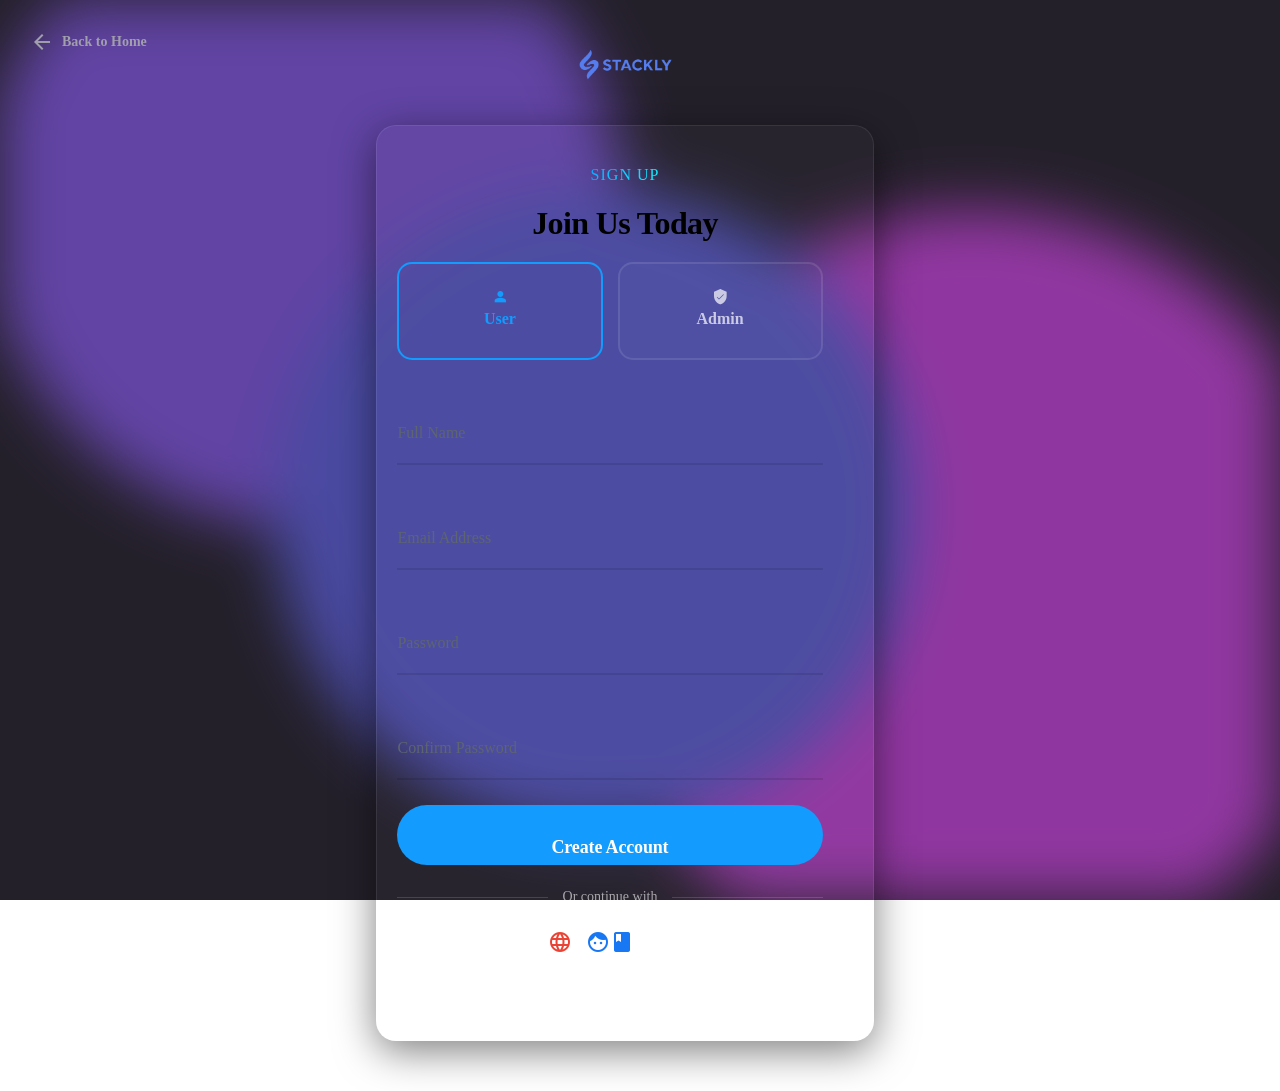
<file: signup.html>
<!DOCTYPE html>
<html lang="en">

<head>
    <meta charset="UTF-8">
    <meta http-equiv="X-UA-Compatible" content="IE=edge">
    <meta name="viewport" content="width=device-width, initial-scale=1.0">
    <meta name="description" content="Stackly is a modern personal portfolio template for designers, developers, content writer, cleaner, programmer, fashion designer, model, Influencer and freelancers. Fully responsive, SEO-friendly, Bootstrap and easy to customize.">
    <link rel="shortcut icon" type="image/x-icon" href="assets/images/favicon.svg">
    <title>Sign Up | Stackly - Personal Portfolio</title>
    <!-- Bootstrap min css -->
    <link rel="stylesheet" href="css/style.css">
    
    
    
    
    
    <!-- custom css -->
    

    <link href="https://fonts.googleapis.com/icon?family=Material+Icons" rel="stylesheet">
</head>

<body style=" min-height: 100vh; display: flex; align-items: center; justify-content: center; margin: 0; padding: 50px 0; overflow-x: hidden;" class="tmp-white-version">
    <!-- Stackly Preloader -->

    <div class="bg-animation" style="position: fixed; top: 0; left: 0; width: 100%; height: 100vh; z-index: -1; overflow: hidden; background: #24202a;">
        <svg xmlns="http://www.w3.org/2000/svg" preserveAspectRatio="xMidYMid slice" viewBox="0 0 100 100" style="width: 100%; height: 100%; filter: blur(30px); opacity: 0.6;">
            <circle cx="20" cy="20" r="25" fill="#8b5cf6">
                <animate attributeName="cy" values="20; 80; 20" dur="12s" repeatCount="indefinite" />
                <animate attributeName="cx" values="20; 50; 20" dur="18s" repeatCount="indefinite" />
            </circle>
            <circle cx="80" cy="70" r="30" fill="#d946ef">
                <animate attributeName="cy" values="70; 10; 70" dur="15s" repeatCount="indefinite" />
                <animate attributeName="cx" values="80; 40; 80" dur="22s" repeatCount="indefinite" />
            </circle>
            <circle cx="50" cy="50" r="25" fill="#6366f1">
                <animate attributeName="cy" values="50; 90; 50" dur="19s" repeatCount="indefinite" />
                <animate attributeName="cx" values="50; 10; 50" dur="25s" repeatCount="indefinite" />
            </circle>
        </svg>
    </div>
        <a href="index.html" class="back-btn-mobile" style="position: absolute; top: 30px; left: 30px; color: #a19fad; text-decoration: none; display: flex; align-items: center; gap: 8px; font-weight: 600; font-size: 14px; transition: 0.3s; z-index: 10;" onmouseover="this.style.color='#fff'" onmouseout="this.style.color='#a19fad'">
        <span class="material-icons">arrow_back</span>
        Back to Home
    </a>
    <div class="container" style="position: relative;">
        <div class="row justify-content-center">
            <div class="col-lg-12 text-center mb--15 logo-mobile-margin">
                <a href="index.html">
                    <img src="assets/images/logo_0006.webp" alt="Logo" style="max-height: 30px; object-fit: contain;">
                </a>
            </div>
            <div class="col-lg-5">
                <div class="contact-inner   " style="background: rgba(255,255,255,0.02); padding: 35px 20px; border-radius: 20px; border: 1px solid rgba(255,255,255,0.08); box-shadow: 0 10px 40px rgba(0,0,0,0.5);">
                        <div class="section-head text-center mb--15">
                            <span class="subtitle theme-gradient" style="margin-bottom: 10px; display: inline-block;">Sign Up</span>
                            <h3 class="title" style="font-size: 32px; font-weight: 700;">Join Us Today</h3>
                        </div>
                        <div class="contact-form">
                            <form class="tmp-dynamic-form" id="signup-form" action="#">
                                <div class="contact-form-wrapper row">
                                    <div class="col-lg-12">
                                        <div class="role-selection-wrapper" style="display: flex; gap: 15px; margin-bottom: 15px;">
                                            <label class="role-selection-card" style="flex: 1; cursor: pointer;">
                                                <input type="radio" name="role" value="user" checked>
                                                <div class="role-card-inner">
                                                    <span class="material-icons">person</span>
                                                    <span>User</span>
                                                </div>
                                            </label>
                                            <label class="role-selection-card" style="flex: 1; cursor: pointer;">
                                                <input type="radio" name="role" value="admin">
                                                <div class="role-card-inner">
                                                    <span class="material-icons">verified_user</span>
                                                    <span>Admin</span>
                                                </div>
                                            </label>
                                        </div>
                                    </div>
                                    <div class="col-lg-12 mb--15">
                                        <div class="form-group">
                                            <input class="input-field" id="signup-name" name="name" placeholder="Full Name" type="text" required style="width: 100%; background: transparent; border: 1px solid rgba(255,255,255,0.15); padding: 12px 18px; border-radius: 8px; color: #fff; font-size: 16px;">
                                        </div>
                                    </div>
                                    <div class="col-lg-12 mb--15">
                                        <div class="form-group">
                                            <input class="input-field" id="login-email" name="email" placeholder="Email Address" type="email" required style="width: 100%; background: transparent; border: 1px solid rgba(255,255,255,0.15); padding: 12px 18px; border-radius: 8px; color: #fff; font-size: 16px;">
                                        </div>
                                    </div>
                                    <div class="col-lg-12 mb--15">
                                        <div class="form-group">
                                            <input class="input-field" id="login-password" name="password" placeholder="Password" type="password" required style="width: 100%; background: transparent; border: 1px solid rgba(255,255,255,0.15); padding: 12px 18px; border-radius: 8px; color: #fff; font-size: 16px;">
                                        </div>
                                    </div>
                                    <div class="col-lg-12 mb--15">
                                        <div class="form-group">
                                            <input class="input-field" id="signup-password-confirm" name="password_confirm" placeholder="Confirm Password" type="password" required style="width: 100%; background: transparent; border: 1px solid rgba(255,255,255,0.15); padding: 12px 18px; border-radius: 8px; color: #fff; font-size: 16px;">
                                        </div>
                                    </div>
                                    <div class="col-lg-12 text-center mt--10">
                                        <div class="tmp-button-here">
                                            <button class="tmp-btn hover-icon-reverse radius-round" type="submit" style="width: 100%; padding: 12px; display: flex; justify-content: center; background: var(--color-primary); border: none; color: white;">
                                                <span class="icon-reverse-wrapper" style="width: 100%; justify-content: center;">
                                                    <span class="btn-text" style="font-size: 18px; font-weight: 600;">Create Account</span>
                                                </span>
                                            </button>
                                        </div>
                                    </div>
                                    <div class="col-lg-12 text-center mt--20">
                                        <div style="display: flex; align-items: center; margin-bottom: 15px;">
                                            <div style="flex-grow: 1; height: 1px; background: rgba(255,255,255,0.15);"></div>
                                            <span style="color: rgba(255,255,255,0.6); font-size: 14px; padding: 0 15px;">Or continue with</span>
                                            <div style="flex-grow: 1; height: 1px; background: rgba(255,255,255,0.15);"></div>
                                        </div>
                                        <div class="social-login-icons" style="display: flex; justify-content: center; gap: 15px; margin-bottom: 20px;">
                                            <a href="404.html" style="display: inline-flex; align-items: center; justify-content: center; width: 35px; height: 35px; border-radius: 50%; background: transparent; border: 1px solid rgba(255,255,255,0.15); color: #ffffff; text-decoration: none; transition: 0.3s;" onmouseover="this.style.background='rgba(255,255,255,0.1)'" onmouseout="this.style.background='transparent'"><span class="material-icons" style="color:#ea4335;">language</span></a>
                                            <a href="404.html" style="display: inline-flex; align-items: center; justify-content: center; width: 35px; height: 35px; border-radius: 50%; background: transparent; border: 1px solid rgba(255,255,255,0.15); color: #ffffff; text-decoration: none; transition: 0.3s;" onmouseover="this.style.background='rgba(255,255,255,0.1)'" onmouseout="this.style.background='transparent'"><span class="material-icons" style="color:#1877f2;">facebook</span></a>
                                            <a href="404.html" style="display: inline-flex; align-items: center; justify-content: center; width: 35px; height: 35px; border-radius: 50%; background: transparent; border: 1px solid rgba(255,255,255,0.15); color: #ffffff; text-decoration: none; transition: 0.3s;" onmouseover="this.style.background='rgba(255,255,255,0.1)'" onmouseout="this.style.background='transparent'"><span class="material-icons">smartphone</span></a>
                                        </div>
                                        <p style="color: rgba(255,255,255,0.6); font-size: 16px; margin-bottom: 0;">Already have an account? <a href="login.html" style="color: #fff; font-weight: 600; text-decoration: underline; margin-left: 5px;">Login</a></p>
                                    </div>
                                </div>
                            </form>
                        </div>
                    </div>
            </div>
        </div>
    </div>
    
    <style>
        * {
            box-sizing: border-box;
        }
        @media (max-width: 576px) {
            .logo-mobile-margin {
                margin-top: 30px;
            }
        }
    </style>

    <!-- Scripts -->
    <script src="js/script.js"></script>
    <script>
        document.getElementById('signup-form').addEventListener('submit', function(e) {
            e.preventDefault();
            window.location.href = 'login.html';
        });
    </script>
</body>
</file>
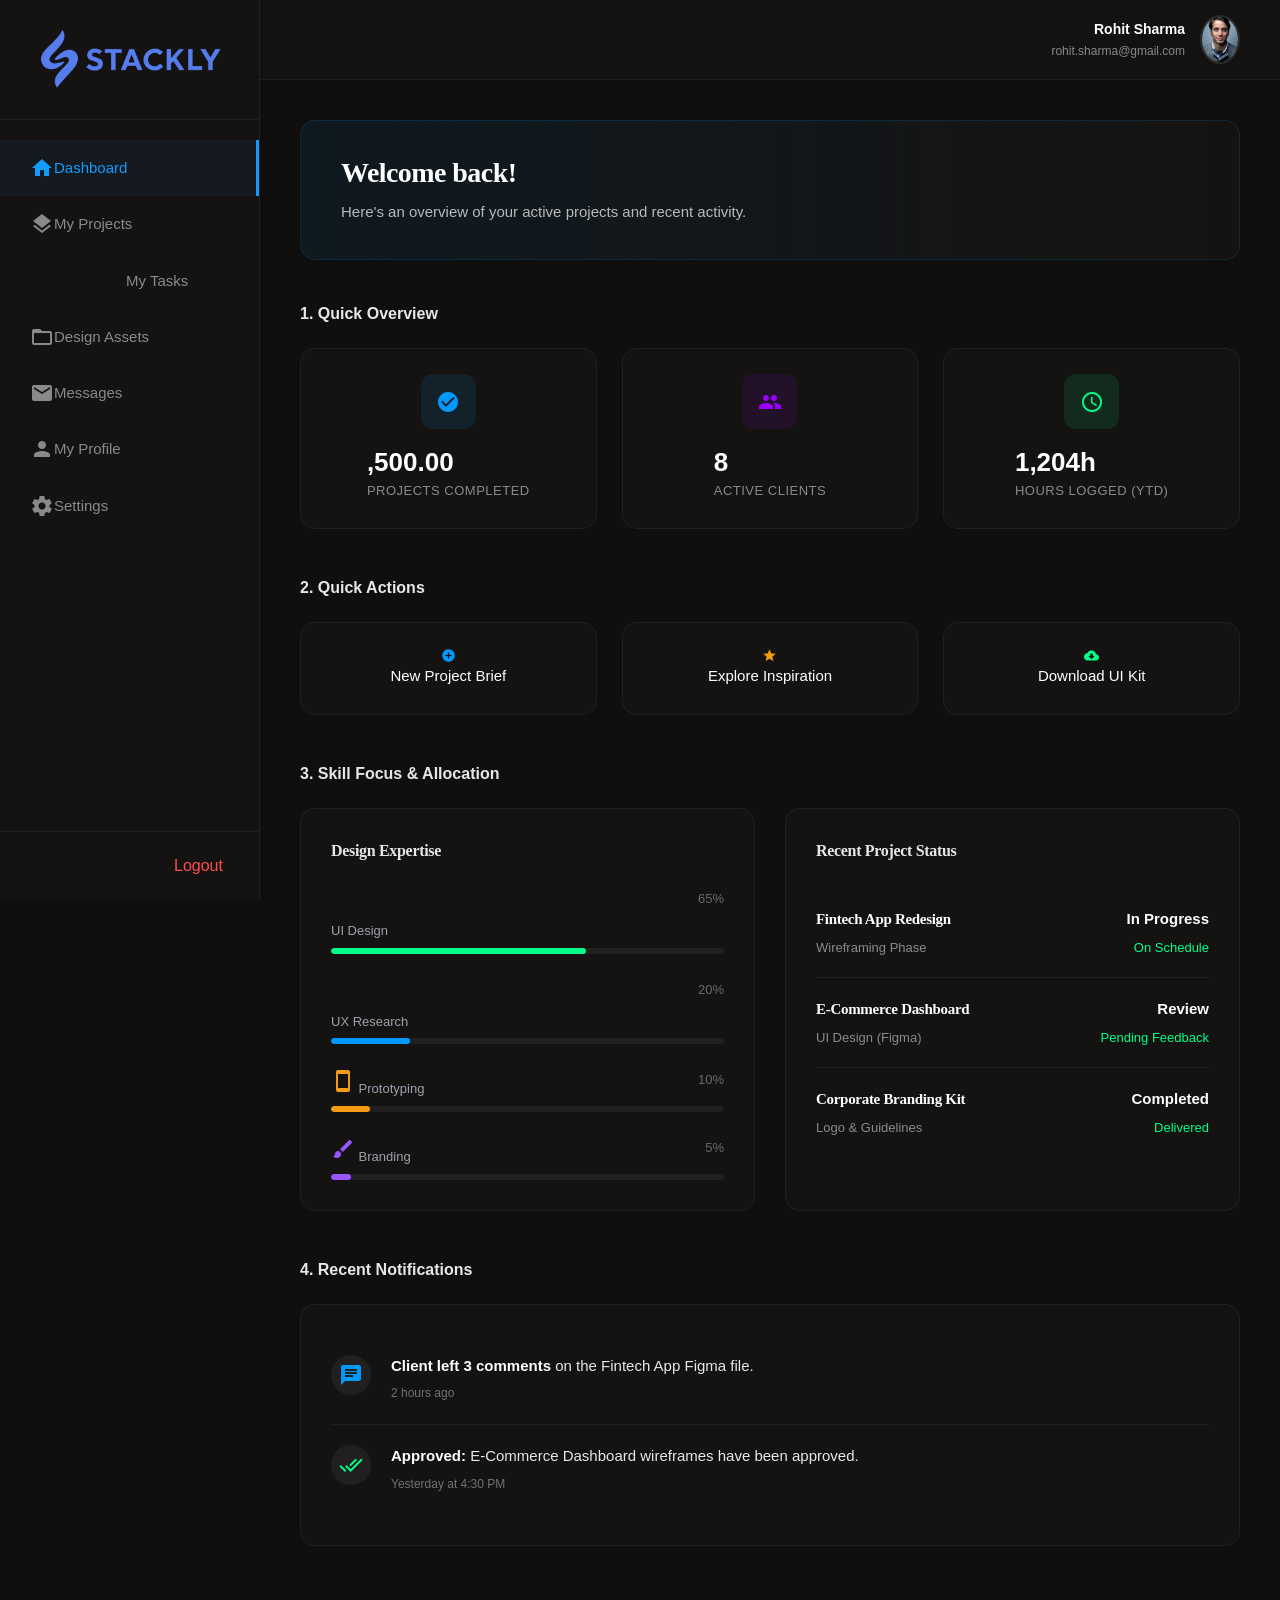
<file: user-dashboard.html>
<!DOCTYPE html>
<html lang="en">
<head>
    <meta charset="UTF-8">
    <meta http-equiv="X-UA-Compatible" content="IE=edge">
    <meta name="viewport" content="width=device-width, initial-scale=1.0">
    <title>User Dashboard | Stackly</title>
    
    
    <link rel="stylesheet" href="css/style.css">
    
    <style>
        /* Custom Sidebar Layout matching reference */
        body { margin: 0; background-color: var(--color-background, #110f0e); color: #fff; font-family: 'Inter', sans-serif; overflow-x: hidden; }
        .dashboard-layout { display: flex; min-height: 100vh; }
        
        /* Sidebar */
        .sidebar { width: 260px; background: rgba(255,255,255,0.02); border-right: 1px solid rgba(255,255,255,0.05); display: flex; flex-direction: column; position: fixed; height: 100vh; left: 0; top: 0; z-index: 100; }
        .sidebar-logo { padding: 30px; border-bottom: 1px solid rgba(255,255,255,0.05); }
        .sidebar-logo img { max-width: 150px; }
        .sidebar-menu { padding: 20px 0; flex: 1; overflow-y: auto; }
        .sidebar-menu a { display: flex; align-items: center; padding: 15px 30px; color: rgba(255,255,255,0.5); text-decoration: none; font-weight: 500; transition: 0.3s; font-size: 15px; }
        .sidebar-menu a i, .sidebar-menu a i { margin-right: 15px; width: 20px; font-size: 18px; text-align: center; }
        .sidebar-menu a:hover, .sidebar-menu a.active { color: var(--color-primary, #0099ff); background: rgba(0, 153, 255, 0.05); border-right: 3px solid var(--color-primary, #0099ff); }
        .sidebar-footer { padding: 20px 30px; border-top: 1px solid rgba(255,255,255,0.05); }
        .sidebar-footer a { color: #ff4d4d; display: flex; align-items: center; text-decoration: none; font-weight: 500; transition: 0.3s; }
        .sidebar-footer a:hover { opacity: 0.8; }
        .sidebar-footer a i, .sidebar-footer a i { margin-right: 15px; }
        
        /* Main Content */
        .main-content { flex: 1; margin-left: 260px; width: calc(100% - 260px); padding: 0; display: flex; flex-direction: column; }
        .top-header { height: 80px; display: flex; align-items: center; justify-content: space-between; padding: 0 40px; border-bottom: 1px solid rgba(255,255,255,0.05); background: rgba(255,255,255,0.01); }
        .search-bar { position: relative; width: 400px; }
        .search-bar input { width: 100%; background: rgba(255,255,255,0.03); border: 1px solid rgba(255,255,255,0.08); padding: 12px 20px 12px 45px; border-radius: 30px; color: #fff; outline: none; transition: 0.3s; }
        .search-bar input:focus { border-color: var(--color-primary, #0099ff); }
        .search-bar i { position: absolute; left: 20px; top: 50%; transform: translateY(-50%); color: rgba(255,255,255,0.4); }
        .user-profile { display: flex; align-items: center; gap: 15px; max-width: 100%; overflow: hidden; }
        .user-profile .info { display: flex; flex-direction: column; text-align: right; min-width: 0; }
        .user-profile .info .name { font-weight: 600; font-size: 14px; white-space: nowrap; overflow: hidden; text-overflow: ellipsis; }
        .user-profile .info .email { font-size: 12px; color: rgba(255,255,255,0.5); white-space: nowrap; overflow: hidden; text-overflow: ellipsis; }
        .user-profile img { width: 40px; height: 40px; border-radius: 50%; object-fit: cover; border: 2px solid rgba(255,255,255,0.1); flex-shrink: 0; }
        
        .dashboard-body { padding: 40px; max-width: 1400px; margin: 0 auto; width: 100%; box-sizing: border-box; }
        .welcome-banner { background: linear-gradient(90deg, rgba(0, 153, 255, 0.08) 0%, rgba(255,255,255,0.02) 100%); border-radius: 15px; padding: 35px 40px; margin-bottom: 40px; border: 1px solid rgba(0, 153, 255, 0.15); }
        .welcome-banner h2 { margin: 0 0 10px 0; font-size: 28px; font-weight: 700; }
        .welcome-banner p { margin: 0; color: rgba(255,255,255,0.7); font-size: 15px; }
        
        .section-title { font-size: 16px; font-weight: 600; margin-bottom: 20px; color: rgba(255,255,255,0.9); display: flex; align-items: center; gap: 10px; }
        
        /* Grid 1: Overview */
        .grid-3 { display: grid; grid-template-columns: repeat(3, 1fr); gap: 25px; margin-bottom: 45px; }
        .card { background: rgba(255,255,255,0.02); border: 1px solid rgba(255,255,255,0.05); border-radius: 15px; padding: 25px; display: flex; align-items: center; gap: 20px; transition: 0.3s; }
        .card:hover { border-color: rgba(255,255,255,0.1); background: rgba(255,255,255,0.03); }
        .card-icon { width: 55px; height: 55px; border-radius: 12px; display: flex; align-items: center; justify-content: center; font-size: 24px; flex-shrink: 0; }
        .card-icon.blue { background: rgba(0, 153, 255, 0.1); color: #0099ff; }
        .card-icon.purple { background: rgba(153, 0, 255, 0.1); color: #9900ff; }
        .card-icon.green { background: rgba(0, 255, 136, 0.1); color: #00ff88; }
        .card-info { display: flex; flex-direction: column; }
        .card-value { font-size: 26px; font-weight: 700; margin-bottom: 5px; line-height: 1; }
        .card-label { font-size: 13px; color: rgba(255,255,255,0.5); text-transform: uppercase; letter-spacing: 0.5px; }
        
        /* Grid 2: Actions */
        .action-card { background: rgba(255,255,255,0.02); border: 1px solid rgba(255,255,255,0.05); border-radius: 15px; padding: 25px; text-align: center; cursor: pointer; transition: 0.3s; display: flex; flex-direction: column; align-items: center; justify-content: center; }
        .action-card:hover { border-color: var(--color-primary, #0099ff); background: rgba(0, 153, 255, 0.05); transform: translateY(-3px); }
        .action-card i { font-size: 24px; color: var(--color-primary, #0099ff); margin-bottom: 12px; }
        .action-card span { font-weight: 500; font-size: 15px; }

        /* Grid 3: Panels */
        .layout-2col { display: grid; grid-template-columns: 1fr 1fr; gap: 30px; margin-bottom: 45px; }
        .panel { background: rgba(255,255,255,0.02); border: 1px solid rgba(255,255,255,0.05); border-radius: 15px; padding: 30px; }
        
        /* Progress Bars */
        .progress-item { margin-bottom: 25px; }
        .progress-item:last-child { margin-bottom: 0; }
        .progress-header { display: flex; justify-content: space-between; margin-bottom: 12px; font-size: 14px; font-weight: 500; }
        .progress-header i { margin-right: 8px; }
        .progress-bar-bg { height: 6px; background: rgba(255,255,255,0.05); border-radius: 4px; overflow: hidden; }
        .progress-bar-fill { height: 100%; border-radius: 4px; }
        
        /* List Items */
        .list-item { display: flex; justify-content: space-between; align-items: center; padding: 18px 0; border-bottom: 1px solid rgba(255,255,255,0.05); }
        .list-item:last-child { border-bottom: none; padding-bottom: 0; }
        .list-item:first-child { padding-top: 0; }
        .list-item .title { font-weight: 600; font-size: 15px; margin-bottom: 4px; }
        .list-item .subtitle { font-size: 13px; color: rgba(255,255,255,0.5); }
        .list-item .value { font-weight: 600; text-align: right; font-size: 15px; margin-bottom: 4px; }
        .list-item .trend { font-size: 13px; text-align: right; }
        .trend.up { color: #00ff88; }
        .trend.down { color: #ff4d4d; }
        
        /* Activity List */
        .activity-item { display: flex; gap: 20px; padding: 20px 0; border-bottom: 1px solid rgba(255,255,255,0.05); }
        .activity-item:last-child { border-bottom: none; }
        .activity-icon { width: 40px; height: 40px; border-radius: 50%; background: rgba(255,255,255,0.05); display: flex; align-items: center; justify-content: center; flex-shrink: 0; font-size: 14px; }
        .activity-content p { margin: 0 0 6px 0; font-size: 15px; line-height: 1.5; color: rgba(255,255,255,0.9); }
        .activity-content strong { color: #fff; }
        .activity-content .time { font-size: 12px; color: rgba(255,255,255,0.4); }

        @media (max-width: 992px) {
            .sidebar { width: 80px; }
            .sidebar-logo img { max-width: 40px; }
            .sidebar-menu a { padding: 15px; justify-content: center; font-size: 0; }
            .sidebar-menu a span:not(.material-icons) { display: none; }
            .sidebar-menu a .material-icons { margin: 0; font-size: 24px; }
            .main-content { margin-left: 80px; width: calc(100% - 80px); }
            .grid-4, .grid-3 { grid-template-columns: repeat(2, 1fr); }
            .layout-2col { grid-template-columns: 1fr; }
            .top-header { padding: 0 20px; }
            .search-bar { width: 250px; }
        }
        @media (max-width: 768px) {
            .sidebar { transform: translateX(-100%); transition: transform 0.3s ease; width: 260px; z-index: 1000; background: var(--color-background, #110f0e); }
            .sidebar.active { transform: translateX(0); }
            .sidebar-logo img { max-width: 150px; }
            .sidebar-menu a { padding: 15px 30px; justify-content: flex-start; font-size: 15px; }
            .sidebar-menu a span:not(.material-icons) { display: inline; }
            .sidebar-menu a .material-icons { font-size: 18px; margin-right: 15px; }
            .mobile-menu-btn { display: block !important; }
            .main-content { margin-left: 0; width: 100%; }
            .grid-4, .grid-3 { grid-template-columns: 1fr; }
            .top-header { flex-direction: row; height: 80px; padding: 0 20px; gap: 15px; }
            .search-bar { display: none; }
            .dashboard-body { padding: 20px; }
            .welcome-banner { padding: 20px; }
            .profile-grid { grid-template-columns: 1fr !important; }
            .responsive-table, .responsive-table thead, .responsive-table tbody, .responsive-table th, .responsive-table td, .responsive-table tr { display: block; width: 100%; box-sizing: border-box; }
            .responsive-table thead { display: none; }
            .responsive-table tr { margin-bottom: 20px; background: #24202a; border-radius: 10px; padding: 10px; border: 1px solid #423d4a; }
            .responsive-table td { display: flex; justify-content: space-between; align-items: center; text-align: right !important; padding: 10px !important; border-bottom: 1px solid rgba(255,255,255,0.05); font-size: 14px; gap: 10px; }
            .responsive-table td:last-child { border-bottom: none; }
            .responsive-table td::before { content: attr(data-label); font-weight: 600; color: #a19fad; text-transform: uppercase; font-size: 11px; text-align: left; }
        }
    </style>

    <link href="https://fonts.googleapis.com/icon?family=Material+Icons" rel="stylesheet">
</head>
<body>
    <!-- Stackly Preloader -->


<div class="dashboard-layout">
    <!-- Sidebar -->
    <div class="sidebar">
        <div class="sidebar-logo">
            <a href="index.html">
                <img src="assets/images/logo_0006.webp" alt="Logo">
            </a>
        </div>
                        <div class="sidebar-menu">
            <a href="#" class="active" data-target="dashboard-view"><span class="material-icons">home</span> Dashboard</a>
            <a href="#" data-target="my-projects-view"><span class="material-icons">layers</span> My Projects</a>
            <a href="#" data-target="my-tasks-view"><span class="material-icons">task</span> My Tasks</a>
            <a href="#" data-target="design-assets-view"><span class="material-icons">folder_open</span> Design Assets</a>
            <a href="#" data-target="messages-view"><span class="material-icons">mail</span> Messages</a>
            <a href="#" data-target="my-profile-view"><span class="material-icons">person</span> My Profile</a>
            <a href="#" data-target="settings-view"><span class="material-icons">settings</span> Settings</a>
        </div>
        <div class="sidebar-footer">
            <a href="login.html"><span class="material-icons">logout</span> Logout</a>
        </div>
    </div>

    <!-- Main Content -->
    <div class="main-content">
        <!-- Top Header -->
        <div class="top-header">
            <div class="header-left" style="display: flex; align-items: center; gap: 15px;">
                <button class="mobile-menu-btn" style="background: none; border: none; color: #fff; cursor: pointer; display: none;"><span class="material-icons">menu</span></button>
            </div>
            <div class="user-profile">
                <div class="info">
                    <span class="name">Rohit Sharma</span>
                    <span class="email">rohit.sharma@gmail.com</span>
                </div>
                <img src="assets/images/avatar.webp" alt="Profile">
            </div>
        </div>

        <!-- Dashboard Body -->
        <div class="dashboard-body"><div id="dashboard-view" class="menu-view" style="display: block;">
            
            <!-- Welcome Banner -->
            <div class="welcome-banner">
                <h2>Welcome back!</h2>
                <p>Here's an overview of your active projects and recent activity.</p>
            </div>

            <!-- 1. Quick Overview -->
            <div class="section-title">1. Quick Overview</div>
            <div class="grid-3">
                <div class="card">
                    <div class="card-icon blue"><span class="material-icons">check_circle</span></div>
                    <div class="card-info">
                        <div class="card-value">,500.00</div>
                        <div class="card-label">Projects Completed</div>
                    </div>
                </div>
                <div class="card">
                    <div class="card-icon purple"><span class="material-icons">people</span></div>
                    <div class="card-info">
                        <div class="card-value">8</div>
                        <div class="card-label">Active Clients</div>
                    </div>
                </div>
                <div class="card">
                    <div class="card-icon green"><span class="material-icons">schedule</span></div>
                    <div class="card-info">
                        <div class="card-value">1,204h</div>
                        <div class="card-label">Hours Logged (YTD)</div>
                    </div>
                </div>
            </div>

            <!-- 2. Quick Actions -->
            <div class="section-title">2. Quick Actions</div>
                        <div class="grid-3 action-grid">
                <div class="action-card">
                    <span class="material-icons" style="color: #0099ff;">add_circle</span>
                    <span>New Project Brief</span>
                </div>
                <div class="action-card">
                    <span class="material-icons fasbulb" style="color: #f39c12;">star</span>
                    <span>Explore Inspiration</span>
                </div>
                <div class="action-card">
                    <span class="material-icons" style="color: #00ff88;">cloud_download</span>
                    <span>Download UI Kit</span>
                </div>
            </div>

            <!-- 3. Asset Allocation (Project Progress) -->
                        <div class="section-title">3. Skill Focus & Allocation</div>
            <div class="layout-2col">
                <!-- Panel Left -->
                <div class="panel">
                    <h3 style="font-size: 16px; margin-top: 0; margin-bottom: 25px; opacity: 0.9;">Design Expertise</h3>
                    
                    <div class="progress-item">
                        <div class="progress-header">
                            <span><span class="material-icons" style="color: #00ff88;">design_services</span> UI Design</span>
                            <span style="opacity: 0.6;">65%</span>
                        </div>
                        <div class="progress-bar-bg">
                            <div class="progress-bar-fill" style="width: 65%; background: #00ff88;"></div>
                        </div>
                    </div>
                    
                    <div class="progress-item">
                        <div class="progress-header">
                            <span><span class="material-icons" style="color: #0099ff;">manage_accounts</span> UX Research</span>
                            <span style="opacity: 0.6;">20%</span>
                        </div>
                        <div class="progress-bar-bg">
                            <div class="progress-bar-fill" style="width: 20%; background: #0099ff;"></div>
                        </div>
                    </div>
                    
                    <div class="progress-item">
                        <div class="progress-header">
                            <span><span class="material-icons" style="color: #f39c12;">smartphone</span> Prototyping</span>
                            <span style="opacity: 0.6;">10%</span>
                        </div>
                        <div class="progress-bar-bg">
                            <div class="progress-bar-fill" style="width: 10%; background: #f39c12;"></div>
                        </div>
                    </div>
                    
                    <div class="progress-item">
                        <div class="progress-header">
                            <span><span class="material-icons" style="color: #9955ff;">brush</span> Branding</span>
                            <span style="opacity: 0.6;">5%</span>
                        </div>
                        <div class="progress-bar-bg">
                            <div class="progress-bar-fill" style="width: 5%; background: #9955ff;"></div>
                        </div>
                    </div>
                </div>
                
                <!-- Panel Right -->
                <div class="panel">
                    <h3 style="font-size: 16px; margin-top: 0; margin-bottom: 25px; opacity: 0.9;">Recent Project Status</h3>
                    
                    <div class="list-item">
                        <div>
                            <div class="title">Fintech App Redesign</div>
                            <div class="subtitle">Wireframing Phase</div>
                        </div>
                        <div>
                            <div class="value">In Progress</div>
                            <div class="trend up">On Schedule</div>
                        </div>
                    </div>
                    
                    <div class="list-item">
                        <div>
                            <div class="title">E-Commerce Dashboard</div>
                            <div class="subtitle">UI Design (Figma)</div>
                        </div>
                        <div>
                            <div class="value">Review</div>
                            <div class="trend up">Pending Feedback</div>
                        </div>
                    </div>
                    
                    <div class="list-item">
                        <div>
                            <div class="title">Corporate Branding Kit</div>
                            <div class="subtitle">Logo & Guidelines</div>
                        </div>
                        <div>
                            <div class="value">Completed</div>
                            <div class="trend up">Delivered</div>
                        </div>
                    </div>
                </div>
            </div>

            <!-- 4. Recent Activity -->
                        <div class="section-title">4. Recent Notifications</div>
            <div class="panel">
                <div class="activity-item">
                    <div class="activity-icon"><span class="material-icons" style="color: #0099ff;">chat</span></div>
                    <div class="activity-content">
                        <p><strong>Client left 3 comments</strong> on the Fintech App Figma file.</p>
                        <div class="time">2 hours ago</div>
                    </div>
                </div>
                
                <div class="activity-item">
                    <div class="activity-icon"><span class="material-icons" style="color: #00ff88;">done_all</span></div>
                    <div class="activity-content">
                        <p><strong>Approved:</strong> E-Commerce Dashboard wireframes have been approved.</p>
                        <div class="time">Yesterday at 4:30 PM</div>
                    </div>
                </div>
            </div>

        
</div> <!-- End dashboard-view -->
<style>
/* Dashboard Views Styling */
.menu-view { transition: opacity 0.3s ease; animation: fadeIn 0.4s ease forwards; padding-bottom: 50px; }
@keyframes fadeIn { from { opacity: 0; transform: translateY(10px); } to { opacity: 1; transform: translateY(0); } }

/* Shared Utilities */
.view-header { display: flex; justify-content: space-between; align-items: center; margin-bottom: 25px; flex-wrap: wrap; gap: 15px; }
.view-header h2 { color: #fff; margin: 0; font-size: 24px; font-weight: 700; }
.search-input { background: #24202a; border: 1px solid #423d4a; color: #fff; padding: 12px 20px; border-radius: 10px; width: 300px; font-family: inherit; }
.search-input:focus { outline: none; border-color: #8b5cf6; }
.badge { padding: 5px 10px; border-radius: 6px; font-size: 12px; font-weight: 600; text-transform: uppercase; }
.badge-blue { background: rgba(0, 123, 255, 0.1); color: #007bff; }
.badge-purple { background: rgba(139, 92, 246, 0.1); color: #8b5cf6; }
.badge-green { background: rgba(0, 255, 136, 0.1); color: #00ff88; }
.badge-red { background: rgba(239, 68, 68, 0.1); color: #ef4444; }
.badge-yellow { background: rgba(245, 158, 11, 0.1); color: #f59e0b; }
.tmp-btn-sm { padding: 8px 15px; font-size: 13px; border-radius: 8px; background: #fff; color: #000; border: none; font-weight: 600; cursor: pointer; transition: 0.3s; }
.tmp-btn-sm:hover { opacity: 0.8; }
.tmp-btn-outline { background: transparent; border: 1px solid #423d4a; color: #fff; }
.tmp-btn-outline:hover { background: #423d4a; }

/* My Projects */
.projects-grid { display: grid; grid-template-columns: repeat(auto-fill, minmax(min(100%, 300px), 1fr)); gap: 20px; }
.project-card { background: #2d2932; border: 1px solid #423d4a; border-radius: 15px; overflow: hidden; display: flex; flex-direction: column; }
.project-img { width: 100%; height: 160px; object-fit: cover; border-bottom: 1px solid #423d4a; background: #24202a; }
.project-body { padding: 20px; flex-grow: 1; }
.project-body h3 { color: #fff; font-size: 18px; margin: 10px 0 5px; }
.project-client { color: #a19fad; font-size: 14px; margin-bottom: 15px; }
.project-progress { margin-bottom: 15px; }
.progress-header { display: flex; justify-content: space-between; font-size: 13px; color: #a19fad; margin-bottom: 5px; }
.progress-track { height: 6px; background: #24202a; border-radius: 3px; overflow: hidden; }
.progress-fill { height: 100%; background: #8b5cf6; border-radius: 3px; }
.project-meta { display: flex; justify-content: space-between; font-size: 12px; color: rgba(255,255,255,0.4); margin-bottom: 20px; }
.project-actions { display: flex; gap: 10px; margin-top: auto; }
.project-actions button { flex: 1; }

/* Task Board (Kanban) */
.kanban-board { display: flex; gap: 20px; overflow-x: auto; padding-bottom: 20px; align-items: flex-start; }
.kanban-col { background: #24202a; border-radius: 15px; min-width: 280px; padding: 20px; border: 1px solid #423d4a; }
.kanban-col-header { display: flex; justify-content: space-between; align-items: center; margin-bottom: 20px; }
.kanban-col-header h3 { color: #fff; font-size: 16px; margin: 0; }
.kanban-count { background: #423d4a; color: #fff; padding: 2px 8px; border-radius: 10px; font-size: 12px; }
.task-card { background: #2d2932; border: 1px solid #423d4a; border-radius: 10px; padding: 15px; margin-bottom: 15px; cursor: grab; }
.task-title { color: #fff; font-size: 15px; margin: 10px 0 5px; font-weight: 600; }
.task-project { color: #a19fad; font-size: 12px; margin-bottom: 10px; }
.task-footer { display: flex; justify-content: space-between; align-items: center; margin-top: 15px; border-top: 1px solid rgba(255,255,255,0.05); padding-top: 10px; }
.task-date { font-size: 12px; color: #a19fad; display: flex; align-items: center; gap: 4px; }
.task-date .fa-solid { font-size: 14px; }
.task-assignee { width: 24px; height: 24px; border-radius: 50%; background: #8b5cf6; color: #fff; display: flex; align-items: center; justify-content: center; font-size: 10px; font-weight: bold; }

/* Design Assets */
.assets-grid { display: grid; grid-template-columns: repeat(auto-fill, minmax(min(100%, 200px), 1fr)); gap: 20px; }
.asset-card { background: #2d2932; border: 1px solid #423d4a; border-radius: 15px; padding: 25px; text-align: center; transition: 0.3s; }
.asset-card:hover { border-color: #8b5cf6; transform: translateY(-3px); }
.asset-icon { font-size: 40px; margin-bottom: 15px; display: inline-block; }
.asset-card h4 { color: #fff; font-size: 16px; margin: 0 0 5px; }
.asset-card p { color: #a19fad; font-size: 13px; margin-bottom: 20px; }

/* Messages */
.message-list { display: flex; flex-direction: column; gap: 10px; }
.message-item { background: #2d2932; border: 1px solid #423d4a; border-radius: 12px; padding: 15px 20px; display: flex; align-items: center; gap: 15px; cursor: pointer; transition: 0.2s; }
.message-item:hover { background: rgba(255,255,255,0.05); }
.message-item.unread { border-left: 3px solid #8b5cf6; }
.message-item.unread h4 { color: #fff; font-weight: 700; }
.message-item.unread p { color: #fff; }
.msg-avatar { width: 45px; height: 45px; border-radius: 50%; background: #423d4a; display: flex; align-items: center; justify-content: center; color: #fff; font-weight: bold; flex-shrink: 0; }
.msg-content { flex-grow: 1; min-width: 0; }
.msg-content h4 { font-size: 15px; margin: 0 0 3px; color: rgba(255,255,255,0.8); }
.msg-content p { font-size: 14px; margin: 0; color: #a19fad; white-space: nowrap; overflow: hidden; text-overflow: ellipsis; }
.msg-time { font-size: 12px; color: #a19fad; flex-shrink: 0; }

/* Profile */
.profile-grid { display: grid; grid-template-columns: 1fr 2fr; gap: 20px; }
@media (max-width: 768px) { .profile-grid { grid-template-columns: 1fr; } }
.profile-card { background: #2d2932; border: 1px solid #423d4a; border-radius: 15px; padding: 30px; }
.profile-header-card { text-align: center; }
.profile-avatar { width: 120px; height: 120px; border-radius: 50%; margin: 0 auto 20px; background: #423d4a; display: flex; align-items: center; justify-content: center; font-size: 40px; color: #fff; border: 3px solid #24202a; outline: 1px solid #8b5cf6; }
.profile-header-card h3 { color: #fff; margin: 0 0 5px; }
.profile-header-card p { color: #a19fad; margin-bottom: 20px; }
.profile-details-list { text-align: left; margin-top: 25px; border-top: 1px solid rgba(255,255,255,0.05); padding-top: 25px; }
.profile-detail-item { margin-bottom: 15px; }
.profile-detail-item label { color: #a19fad; font-size: 12px; text-transform: uppercase; display: block; margin-bottom: 3px; }
.profile-detail-item span { color: #fff; font-size: 15px; }
.profile-info h3 { color: #fff; margin-bottom: 20px; font-size: 20px; border-bottom: 1px solid #423d4a; padding-bottom: 10px; }
.profile-info p { color: #a19fad; line-height: 1.6; margin-bottom: 25px; }
.skill-tags { display: flex; flex-wrap: wrap; gap: 10px; margin-bottom: 30px; }
.skill-tag { background: #24202a; border: 1px solid #423d4a; color: #fff; padding: 6px 12px; border-radius: 20px; font-size: 13px; }

/* Settings */
.settings-grid { display: grid; grid-template-columns: repeat(auto-fill, minmax(min(100%, 350px), 1fr)); gap: 20px; }
.settings-card { background: #2d2932; border: 1px solid #423d4a; border-radius: 15px; padding: 25px; }
.settings-card h3 { color: #fff; font-size: 18px; margin-top: 0; margin-bottom: 20px; border-bottom: 1px solid rgba(255,255,255,0.05); padding-bottom: 10px; }
.setting-item { display: flex; justify-content: space-between; align-items: center; margin-bottom: 15px; gap: 10px; flex-wrap: wrap; }
.setting-info h4 { color: #fff; font-size: 15px; margin: 0 0 3px; }
.setting-info p { color: #a19fad; font-size: 12px; margin: 0; }
.toggle-switch { position: relative; width: 44px; height: 24px; }
.toggle-switch input { opacity: 0; width: 0; height: 0; }
.toggle-slider { position: absolute; cursor: pointer; top: 0; left: 0; right: 0; bottom: 0; background-color: #24202a; border: 1px solid #423d4a; transition: .4s; border-radius: 34px; }
.toggle-slider:before { position: absolute; content: ""; height: 16px; width: 16px; left: 3px; bottom: 3px; background-color: #a19fad; transition: .4s; border-radius: 50%; }
.toggle-switch input:checked + .toggle-slider { background-color: #8b5cf6; border-color: #8b5cf6; }
.toggle-switch input:checked + .toggle-slider:before { background-color: white; transform: translateX(20px); }
.settings-input { width: 100%; background: #24202a; border: 1px solid #423d4a; padding: 10px 15px; border-radius: 8px; color: #fff; margin-bottom: 15px; font-family: inherit; }
</style>

<!-- My Projects View -->
<div id="my-projects-view" class="menu-view" style="display: none;">
    <div class="view-header"><h2>My Projects</h2></div>
    
    <!-- Section 1 -->
    <h3 style="color: #fff; margin-bottom: 15px; font-size: 18px; border-bottom: 1px solid #423d4a; padding-bottom: 10px;">1. My Active Projects</h3>
    <div style="display: grid; grid-template-columns: repeat(auto-fit, minmax(min(100%, 200px), 1fr)); gap: 20px; margin-bottom: 40px;">
        <div class="asset-card" style="padding: 20px; display: flex; align-items: center; gap: 15px;"><div style="width: 50px; height: 50px; background: rgba(139, 92, 246, 0.1); color: #8b5cf6; border-radius: 12px; display: flex; align-items: center; justify-content: center;"><span class="material-icons">loop</span></div><div><div style="font-size: 24px; color: #fff; font-weight: 700;">4</div><div style="color: #a19fad; font-size: 13px;">In Progress</div></div></div>
        <div class="asset-card" style="padding: 20px; display: flex; align-items: center; gap: 15px;"><div style="width: 50px; height: 50px; background: rgba(0, 255, 136, 0.1); color: #00ff88; border-radius: 12px; display: flex; align-items: center; justify-content: center;"><span class="material-icons">check_circle</span></div><div><div style="font-size: 24px; color: #fff; font-weight: 700;">12</div><div style="color: #a19fad; font-size: 13px;">Completed</div></div></div>
        <div class="asset-card" style="padding: 20px; display: flex; align-items: center; gap: 15px;"><div style="width: 50px; height: 50px; background: rgba(239, 68, 68, 0.1); color: #ef4444; border-radius: 12px; display: flex; align-items: center; justify-content: center;"><span class="material-icons">warning</span></div><div><div style="font-size: 24px; color: #fff; font-weight: 700;">1</div><div style="color: #a19fad; font-size: 13px;">At Risk</div></div></div>
    </div>

    <!-- Section 2 -->
    <h3 style="color: #fff; margin-bottom: 15px; font-size: 18px; border-bottom: 1px solid #423d4a; padding-bottom: 10px;">2. Assigned Projects List</h3>
    <div style="background: #2d2932; border: 1px solid #423d4a; border-radius: 15px; overflow-x: auto; padding: 20px; margin-bottom: 40px;">
        <table class="responsive-table" style="width: 100%; color: #fff; text-align: left; border-collapse: collapse;">
            <thead><tr style="border-bottom: 1px solid #423d4a; color: #a19fad;"><th style="padding: 15px 10px;">Project Name</th><th style="padding: 15px 10px;">Role</th><th style="padding: 15px 10px;">Status</th><th style="padding: 15px 10px;">My Progress</th></tr></thead>
            <tbody>
                <tr style="border-bottom: 1px solid rgba(255,255,255,0.05);">
                    <td data-label="Project Name" style="padding: 15px 10px; font-weight: 600;">E-Commerce Redesign</td><td data-label="Role" style="padding: 15px 10px;">Lead Designer</td><td data-label="Status" style="padding: 15px 10px;"><span class="badge badge-purple">In Progress</span></td><td data-label="My Progress" style="padding: 15px 10px;">75%</td>
                </tr>
                <tr>
                    <td data-label="Project Name" style="padding: 15px 10px; font-weight: 600;">Mobile App UI</td><td data-label="Role" style="padding: 15px 10px;">UI Contributor</td><td data-label="Status" style="padding: 15px 10px;"><span class="badge badge-red">At Risk</span></td><td data-label="My Progress" style="padding: 15px 10px;">30%</td>
                </tr>
            </tbody>
        </table>
    </div>

    <!-- Section 3 -->
    <h3 style="color: #fff; margin-bottom: 15px; font-size: 18px; border-bottom: 1px solid #423d4a; padding-bottom: 10px;">3. Recent Updates</h3>
    <div style="background: #2d2932; border: 1px solid #423d4a; border-radius: 15px; padding: 25px;">
        <div class="message-item" style="padding: 10px; border-left: 3px solid #8b5cf6; border-radius: 0;">
            <div class="msg-content"><h4 style="font-size: 15px; color: #fff;">Client approved wireframes</h4><p style="font-size: 13px; color: #a19fad;">E-Commerce Redesign phase 1 complete.</p></div>
            <div class="msg-time">2h ago</div>
        </div>
    </div>
</div>

<div id="my-tasks-view" class="menu-view" style="display: none;">
    <div class="view-header"><h2>My Tasks</h2></div>
    <!-- Section 1 -->
    <h3 style="color: #fff; margin-bottom: 15px; font-size: 18px; border-bottom: 1px solid #423d4a; padding-bottom: 10px;">1. My Tasks Overview</h3>
    <div style="display: grid; grid-template-columns: repeat(auto-fit, minmax(min(100%, 150px), 1fr)); gap: 20px; margin-bottom: 40px;">
        <div class="asset-card" style="padding: 15px; text-align: center;"><div style="font-size: 24px; color: #fff; font-weight: 700;">8</div><div style="color: #a19fad; font-size: 13px;">To Do</div></div>
        <div class="asset-card" style="padding: 15px; text-align: center;"><div style="font-size: 24px; color: #8b5cf6; font-weight: 700;">3</div><div style="color: #a19fad; font-size: 13px;">In Progress</div></div>
        <div class="asset-card" style="padding: 15px; text-align: center;"><div style="font-size: 24px; color: #00ff88; font-weight: 700;">12</div><div style="color: #a19fad; font-size: 13px;">Completed</div></div>
    </div>
    <!-- Section 2 -->
    <h3 style="color: #fff; margin-bottom: 15px; font-size: 18px; border-bottom: 1px solid #423d4a; padding-bottom: 10px;">2. My Kanban Board</h3>
    <div style="background: #2d2932; border: 1px solid #423d4a; border-radius: 15px; padding: 25px; margin-bottom: 40px;">
        <div class="message-item" style="padding: 15px; margin-bottom: 10px; border: 1px solid #423d4a;">
            <div class="msg-content"><h4 style="font-size: 15px; color: #fff;">Design System Architecture</h4><p style="font-size: 13px; color: #a19fad;">Project: E-Commerce Dashboard</p></div>
            <div class="msg-time"><span class="badge badge-purple">In Progress</span></div>
        </div>
        <div class="message-item" style="padding: 15px; border: 1px solid #423d4a;">
            <div class="msg-content"><h4 style="font-size: 15px; color: #fff;">Create Hero Assets</h4><p style="font-size: 13px; color: #a19fad;">Project: Mobile App UI</p></div>
            <div class="msg-time"><span class="badge badge-blue">To Do</span></div>
        </div>
    </div>
    <!-- Section 3 -->
    <h3 style="color: #fff; margin-bottom: 15px; font-size: 18px; border-bottom: 1px solid #423d4a; padding-bottom: 10px;">3. Upcoming Deadlines</h3>
    <div style="background: #2d2932; border: 1px solid #ef4444; border-radius: 15px; padding: 25px;">
        <div class="message-item" style="padding: 10px; border-left: 3px solid #ef4444; border-radius: 0;">
            <div class="msg-content"><h4 style="font-size: 15px; color: #fff;">Submit Final Revisions</h4><p style="font-size: 13px; color: #a19fad;">Due Tomorrow</p></div>
            <div class="msg-time"><span class="badge badge-red">Urgent</span></div>
        </div>
    </div>
</div>

<div id="design-assets-view" class="menu-view" style="display: none;">
    <div class="view-header"><h2>Design Assets</h2></div>
    <!-- Section 1 -->
    <h3 style="color: #fff; margin-bottom: 15px; font-size: 18px; border-bottom: 1px solid #423d4a; padding-bottom: 10px;">1. My Storage</h3>
    <div style="display: grid; grid-template-columns: repeat(auto-fit, minmax(min(100%, 200px), 1fr)); gap: 20px; margin-bottom: 40px;">
        <div class="asset-card" style="padding: 15px;"><div style="font-size: 24px; color: #00ff88; font-weight: 700;">12 GB</div><div style="color: #a19fad; font-size: 13px;">Storage Used</div></div>
        <div class="asset-card" style="padding: 15px;"><div style="font-size: 24px; color: #fff; font-weight: 700;">450</div><div style="color: #a19fad; font-size: 13px;">Total Files</div></div>
    </div>
    <!-- Section 2 -->
    <h3 style="color: #fff; margin-bottom: 15px; font-size: 18px; border-bottom: 1px solid #423d4a; padding-bottom: 10px;">2. My Uploaded Assets</h3>
    <div class="assets-grid" style="margin-bottom: 40px;">
        <div class="asset-card"><span class="material-icons asset-icon" style="color: #f24e1e;">format_paint</span><h4>Figma UI Kit 2.0</h4><p>12 MB • Shared</p></div>
        <div class="asset-card"><span class="material-icons asset-icon" style="color: #3b82f6;">image</span><h4>Hero Banners</h4><p>45 MB • Private</p></div>
    </div>
    <!-- Section 3 -->
    <h3 style="color: #fff; margin-bottom: 15px; font-size: 18px; border-bottom: 1px solid #423d4a; padding-bottom: 10px;">3. Recent Uploads</h3>
    <div style="background: #2d2932; border: 1px solid #423d4a; border-radius: 15px; padding: 25px;">
        <div class="message-item" style="padding: 10px; border-left: 3px solid #8b5cf6; border-radius: 0;">
            <div class="msg-content"><h4 style="font-size: 15px; color: #fff;">Logo_Final_V2.svg</h4><p style="font-size: 13px; color: #a19fad;">Uploaded today</p></div>
        </div>
    </div>
</div>

<div id="messages-view" class="menu-view" style="display: none;">
    <div class="view-header"><h2>Messages</h2></div>
    <!-- Section 1 -->
    <h3 style="color: #fff; margin-bottom: 15px; font-size: 18px; border-bottom: 1px solid #423d4a; padding-bottom: 10px;">1. Inbox Overview</h3>
    <div style="display: grid; grid-template-columns: repeat(auto-fit, minmax(min(100%, 200px), 1fr)); gap: 20px; margin-bottom: 40px;">
        <div class="asset-card" style="padding: 15px;"><div style="font-size: 24px; color: #ef4444; font-weight: 700;">3</div><div style="color: #a19fad; font-size: 13px;">Unread Messages</div></div>
        <div class="asset-card" style="padding: 15px;"><div style="font-size: 24px; color: #fff; font-weight: 700;">24</div><div style="color: #a19fad; font-size: 13px;">Read Messages</div></div>
    </div>
    <!-- Section 2 -->
    <h3 style="color: #fff; margin-bottom: 15px; font-size: 18px; border-bottom: 1px solid #423d4a; padding-bottom: 10px;">2. Recent Conversations</h3>
    <div class="message-list" style="margin-bottom: 40px;">
        <div class="message-item unread">
            <div class="msg-avatar" style="background: #ef4444;">PM</div>
            <div class="msg-content"><h4>Project Manager</h4><p>Did you upload the new wireframes yet?</p></div>
            <div class="msg-time">10:42 AM</div>
        </div>
        <div class="message-item">
            <div class="msg-avatar" style="background: #3b82f6;">JD</div>
            <div class="msg-content"><h4>John Doe</h4><p>Thanks for the assets!</p></div>
            <div class="msg-time">Yesterday</div>
        </div>
    </div>
    <!-- Section 3 -->
    <h3 style="color: #fff; margin-bottom: 15px; font-size: 18px; border-bottom: 1px solid #423d4a; padding-bottom: 10px;">3. Team Announcements</h3>
    <div style="background: #2d2932; border: 1px solid #423d4a; border-radius: 15px; padding: 25px;">
        <div class="message-item" style="padding: 10px; border-left: 3px solid #00ff88; border-radius: 0;">
            <div class="msg-content"><h4 style="font-size: 15px; color: #fff;">System Maintenance</h4><p style="font-size: 13px; color: #a19fad;">Platform will be down for 5 mins tonight.</p></div>
        </div>
    </div>
</div>

<div id="my-profile-view" class="menu-view" style="display: none;">
    <div class="view-header"><h2>My Profile</h2></div>
    <!-- Section 1 -->
    <h3 style="color: #fff; margin-bottom: 15px; font-size: 18px; border-bottom: 1px solid #423d4a; padding-bottom: 10px;">1. Personal Details</h3>
    <div class="profile-card profile-header-card" style="margin-bottom: 40px;">
        <div class="profile-avatar"><img src="assets/images/avatar.webp" alt="Avatar"></div>
        <h3 class="name">Rohit Sharma</h3>
        <p>Lead UI/UX Designer</p>
        <div class="profile-details-list">
            <div class="profile-detail-item"><label>Email</label><span class="email">rohit.sharma@gmail.com</span></div>
            <div class="profile-detail-item"><label>Location</label><span>New York, USA</span></div>
        </div>
    </div>
    <!-- Section 2 -->
    <h3 style="color: #fff; margin-bottom: 15px; font-size: 18px; border-bottom: 1px solid #423d4a; padding-bottom: 10px;">2. My Skills</h3>
    <div style="background: #2d2932; border: 1px solid #423d4a; border-radius: 15px; padding: 25px; margin-bottom: 40px;">
        <span class="badge badge-purple" style="margin-right: 10px;">Figma</span>
        <span class="badge badge-blue" style="margin-right: 10px;">UI/UX</span>
        <span class="badge badge-green" style="margin-right: 10px;">Prototyping</span>
    </div>
    <!-- Section 3 -->
    <h3 style="color: #fff; margin-bottom: 15px; font-size: 18px; border-bottom: 1px solid #423d4a; padding-bottom: 10px;">3. Activity Log</h3>
    <div style="background: #2d2932; border: 1px solid #423d4a; border-radius: 15px; padding: 25px;">
        <div class="message-item" style="padding: 10px; border-left: 3px solid #8b5cf6; border-radius: 0;">
            <div class="msg-content"><h4 style="font-size: 15px; color: #fff;">Logged in from new device</h4><p style="font-size: 13px; color: #a19fad;">MacBook Pro - Chrome</p></div>
            <div class="msg-time">Today</div>
        </div>
    </div>
</div>

<div id="settings-view" class="menu-view" style="display: none;">
    <div class="view-header"><h2>Settings</h2></div>
    <!-- Section 1 -->
    <h3 style="color: #fff; margin-bottom: 15px; font-size: 18px; border-bottom: 1px solid #423d4a; padding-bottom: 10px;">1. Account Security</h3>
    <div class="settings-grid" style="margin-bottom: 40px;">
        <div class="settings-card">
            <h3>Authentication</h3>
            <div class="setting-item"><div class="setting-info"><h4>Two-Factor Authentication</h4><p>Secure your account with 2FA</p></div><label class="toggle-switch"><input type="checkbox"><span class="toggle-slider"></span></label></div>
        </div>
    </div>
    <!-- Section 2 -->
    <h3 style="color: #fff; margin-bottom: 15px; font-size: 18px; border-bottom: 1px solid #423d4a; padding-bottom: 10px;">2. Notification Preferences</h3>
    <div class="settings-grid" style="margin-bottom: 40px;">
        <div class="settings-card">
            <h3>Alerts</h3>
            <div class="setting-item"><div class="setting-info"><h4>Email Notifications</h4><p>Receive task updates via email</p></div><label class="toggle-switch"><input type="checkbox" checked><span class="toggle-slider"></span></label></div>
        </div>
    </div>
    <!-- Section 3 -->
    <h3 style="color: #fff; margin-bottom: 15px; font-size: 18px; border-bottom: 1px solid #423d4a; padding-bottom: 10px;">3. Appearance</h3>
    <div style="background: #2d2932; border: 1px solid #423d4a; border-radius: 15px; padding: 25px;">
        <div class="setting-item"><div class="setting-info"><h4>Dark Theme</h4><p>Enable system-wide dark mode</p></div><label class="toggle-switch"><input type="checkbox" checked><span class="toggle-slider"></span></label></div>
    </div>
</div>
            </div>
        </div>
    </div>
<script>
document.addEventListener('DOMContentLoaded', function() {
    const menuLinks = document.querySelectorAll('.sidebar-menu a');
    const views = document.querySelectorAll('.menu-view');
    menuLinks.forEach(link => {
        link.addEventListener('click', function(e) {
            if (this.getAttribute('href') === '#') {
                e.preventDefault();
                const targetId = this.getAttribute('data-target');
                if(!targetId) return;
                menuLinks.forEach(l => l.classList.remove('active'));
                this.classList.add('active');
                views.forEach(v => { v.style.display = 'none'; v.style.opacity = '0'; });
                const targetView = document.getElementById(targetId);
                if (targetView) {
                    targetView.style.display = 'block';
                    setTimeout(() => { targetView.style.opacity = '1'; }, 50);
                }
                if (window.innerWidth <= 991) {
                    document.querySelector('.dashboard-layout').classList.remove('sidebar-active');
                    document.querySelector('.sidebar').classList.remove('active');
                }
            }
        });
    });

    const mobileMenuBtn = document.querySelector('.mobile-menu-btn');
    if(mobileMenuBtn) {
        mobileMenuBtn.addEventListener('click', function() {
            document.querySelector('.sidebar').classList.toggle('active');
        });
    }
});
</script>
<style>
.menu-view { transition: opacity 0.3s ease; }
.placeholder-view { padding: 40px; text-align: center; background: rgba(255,255,255,0.02); border: 1px dashed rgba(255,255,255,0.1); border-radius: 20px; margin-top: 20px; }
.placeholder-view h2 { color: #fff; margin-bottom: 10px; }
.placeholder-view p { color: #a19fad; }
</style>
</div>
    </div>
</div>


<script>
document.addEventListener('DOMContentLoaded', function() {
    const savedEmail = localStorage.getItem('Stackly_login_email');
    if (savedEmail) {
        const emailElements = document.querySelectorAll('.user-profile .email, .profile-detail-item span');
        emailElements.forEach(el => {
            if(el.textContent.includes('@')) {
                el.textContent = savedEmail;
            }
        });
        
        // Optionally update the name based on email (everything before @)
        const nameElements = document.querySelectorAll('.user-profile .name');
        const namePart = savedEmail.split('@')[0];
        nameElements.forEach(el => {
            el.textContent = namePart.charAt(0).toUpperCase() + namePart.slice(1);
        });
    }
});
</script>
<script src="js/script.js"></script>
</body>
</html>
</file>
